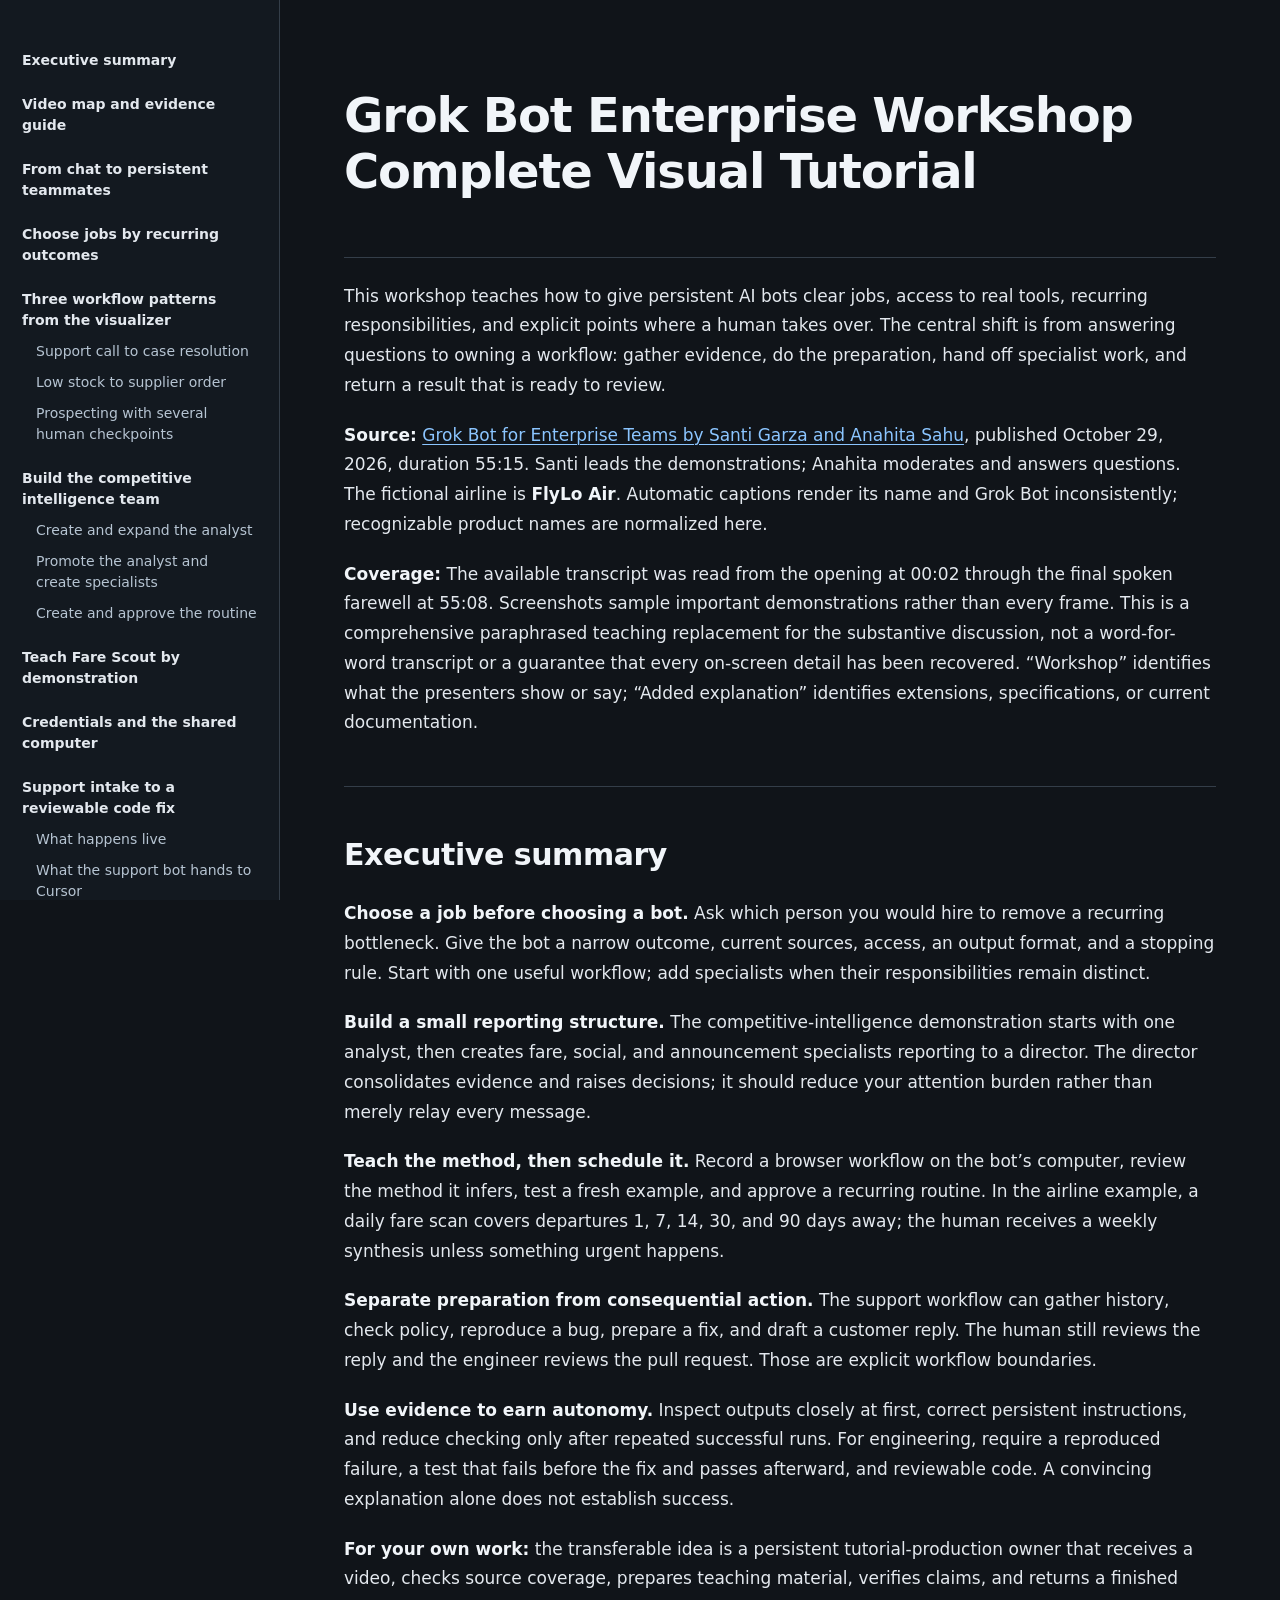
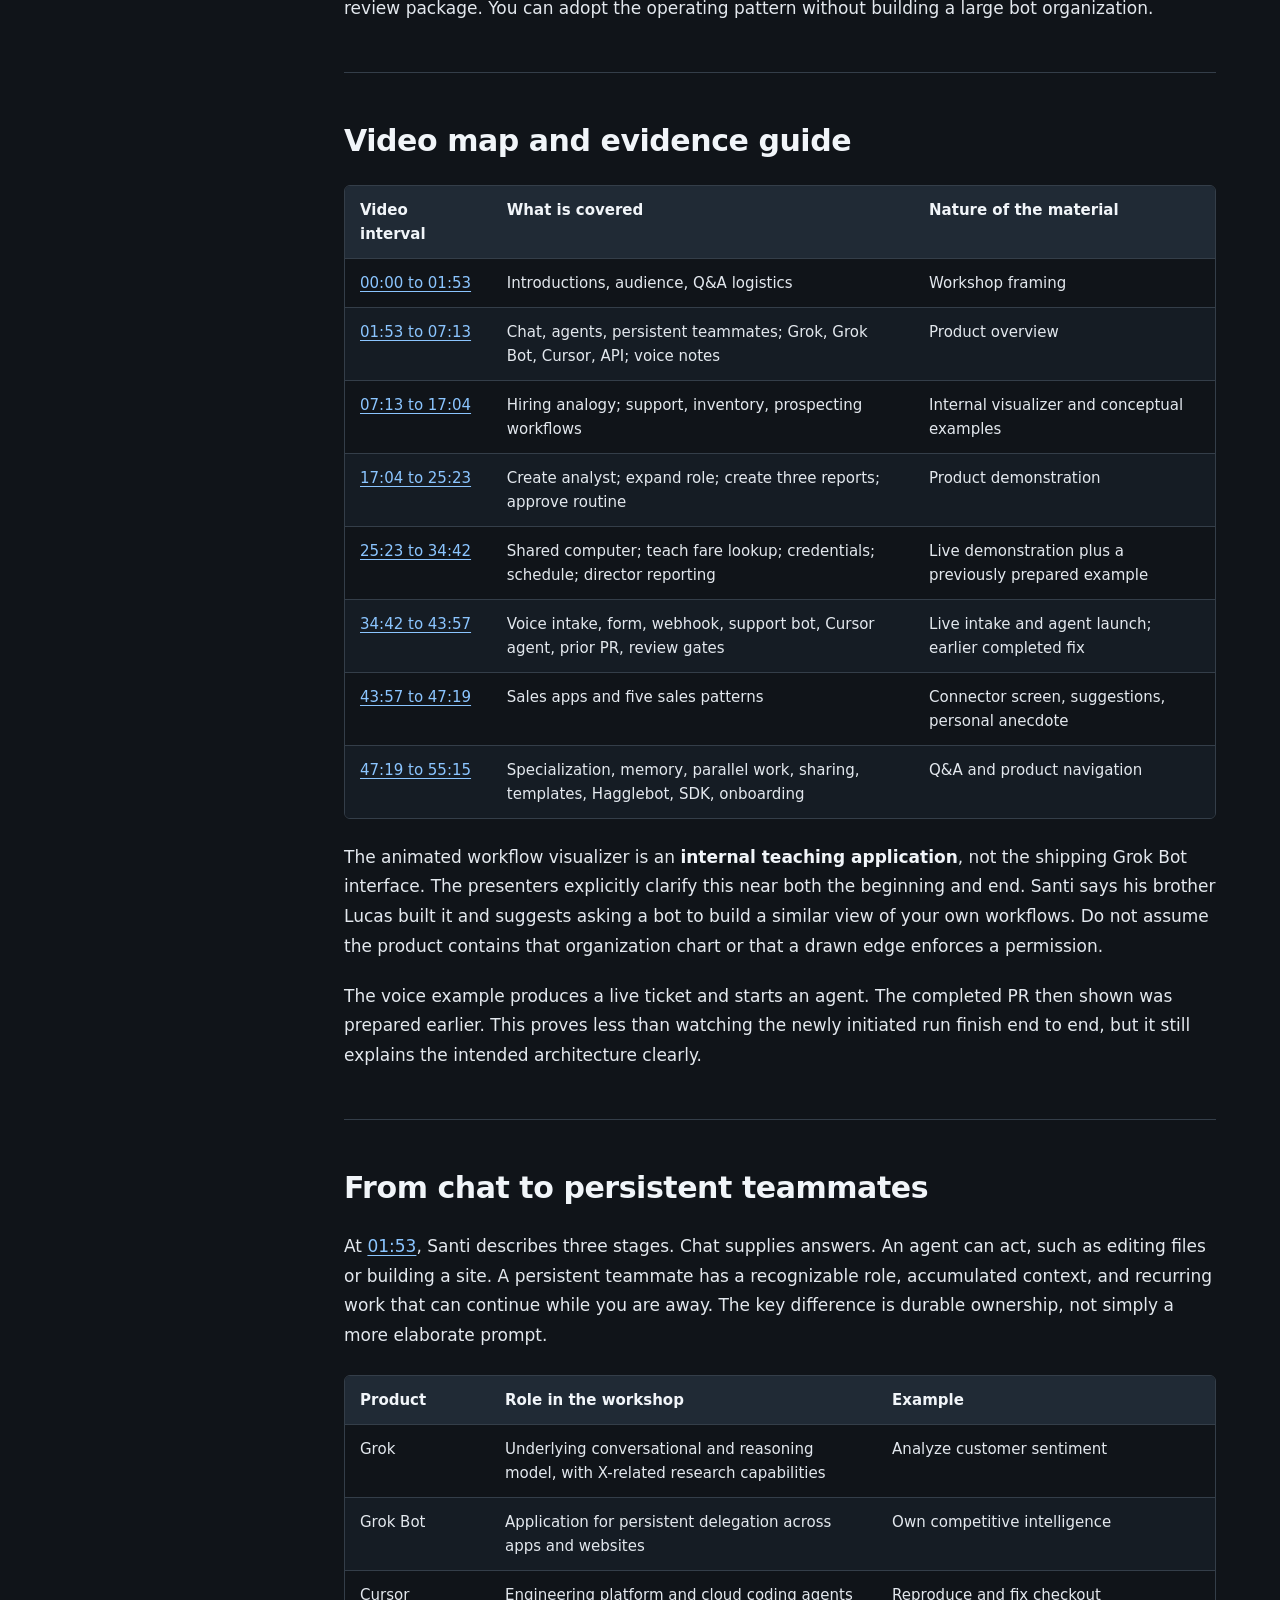
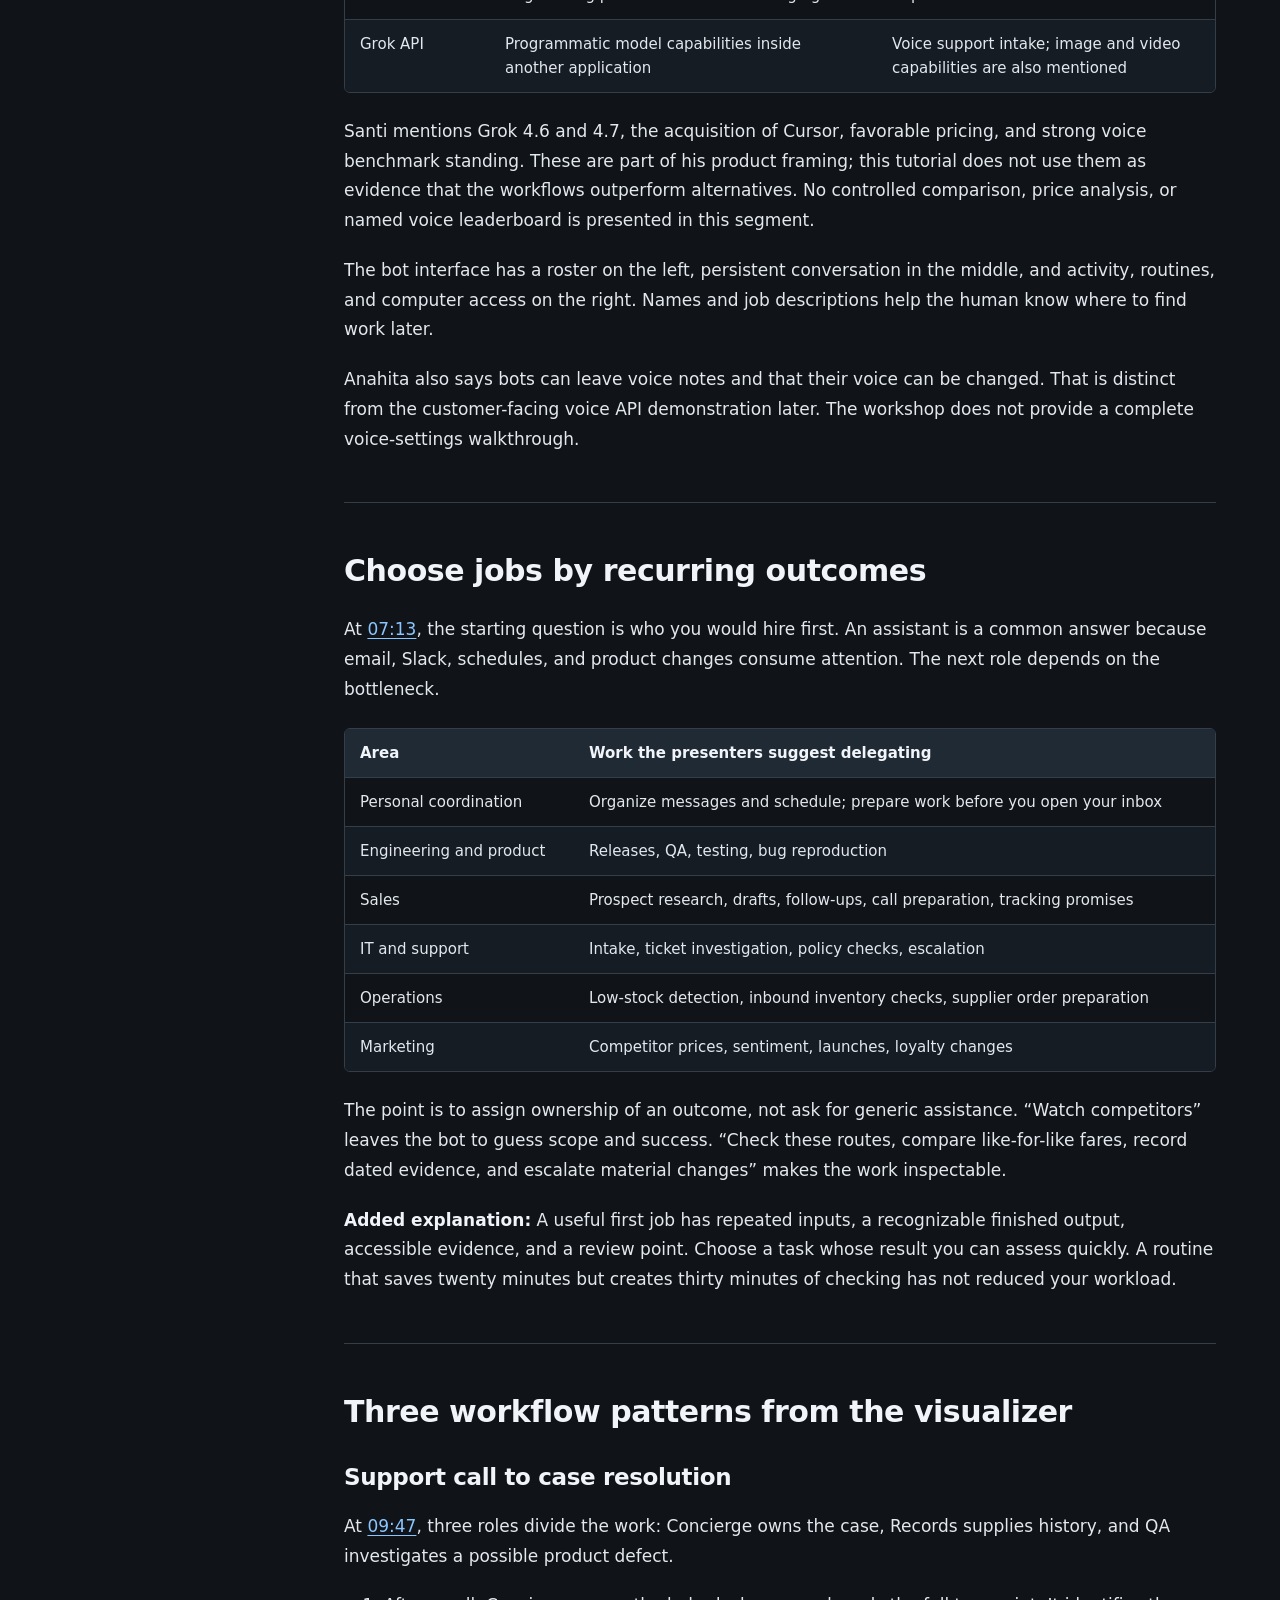
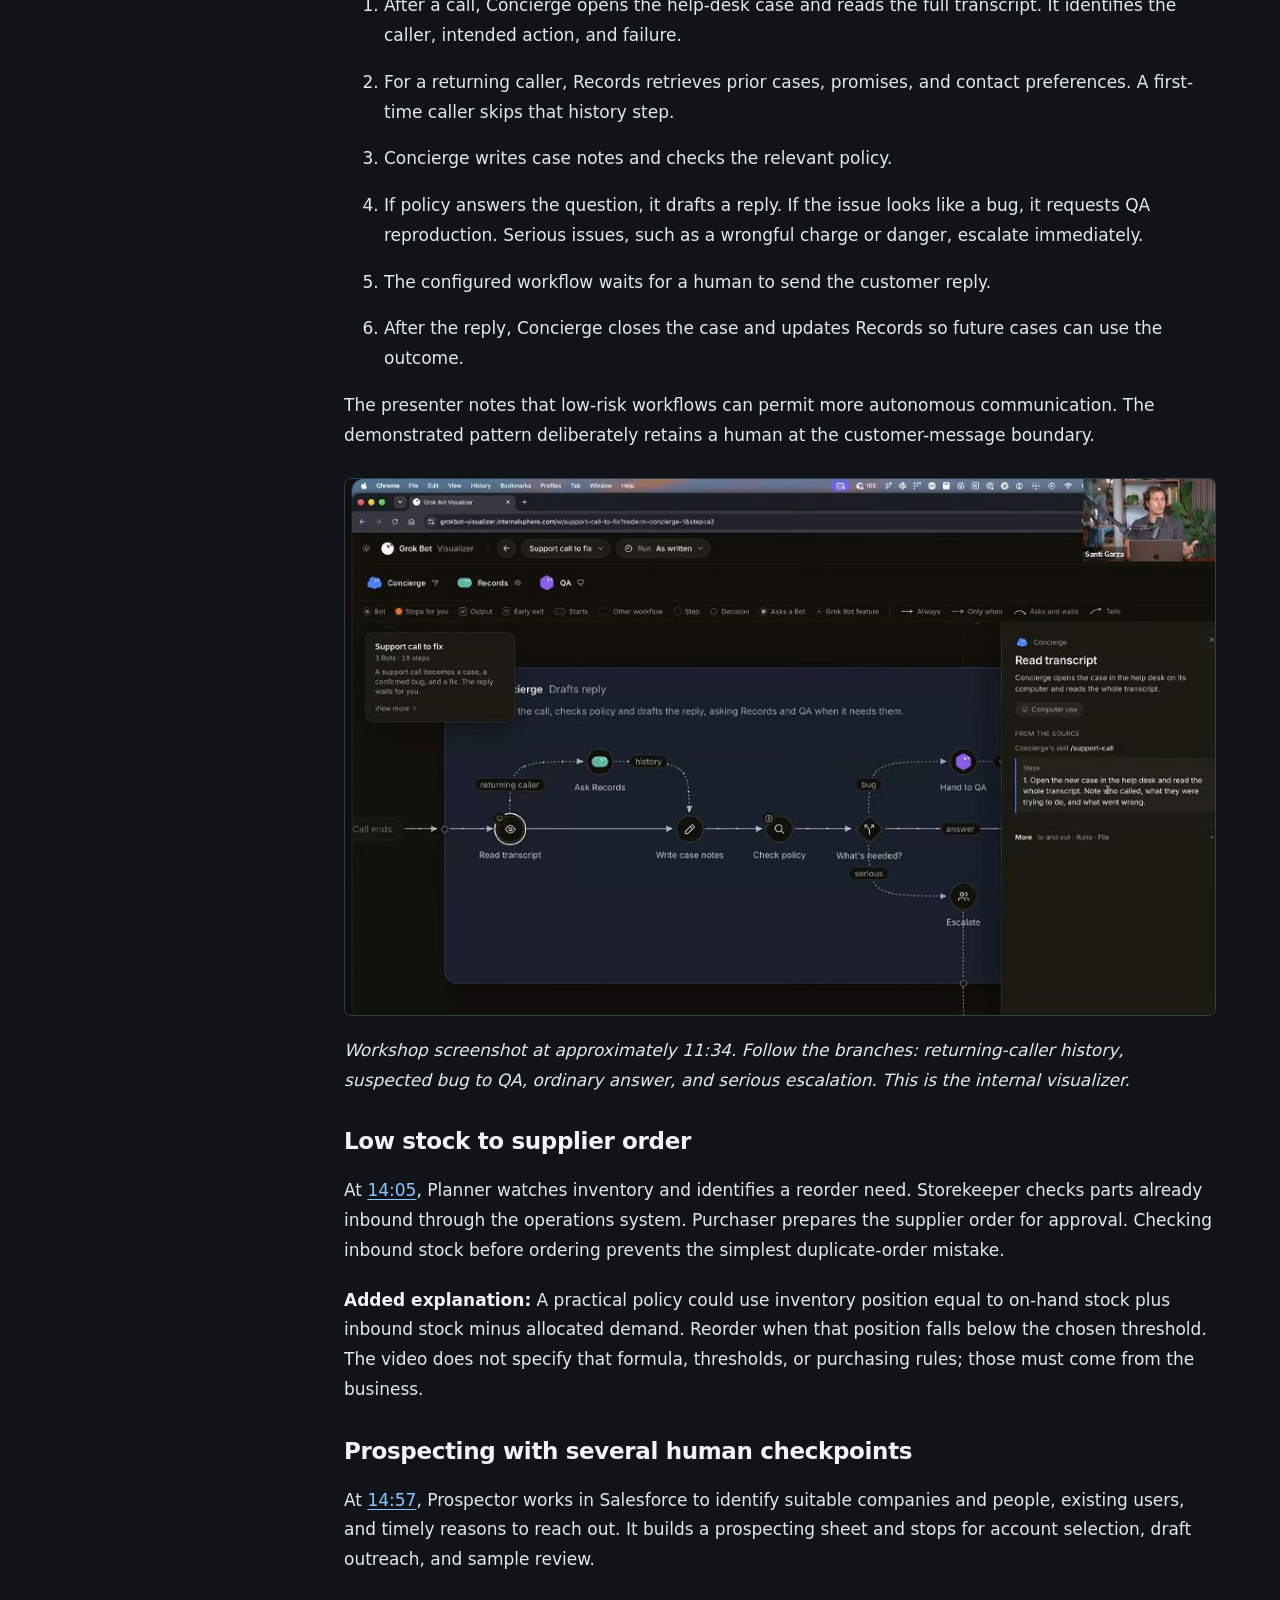
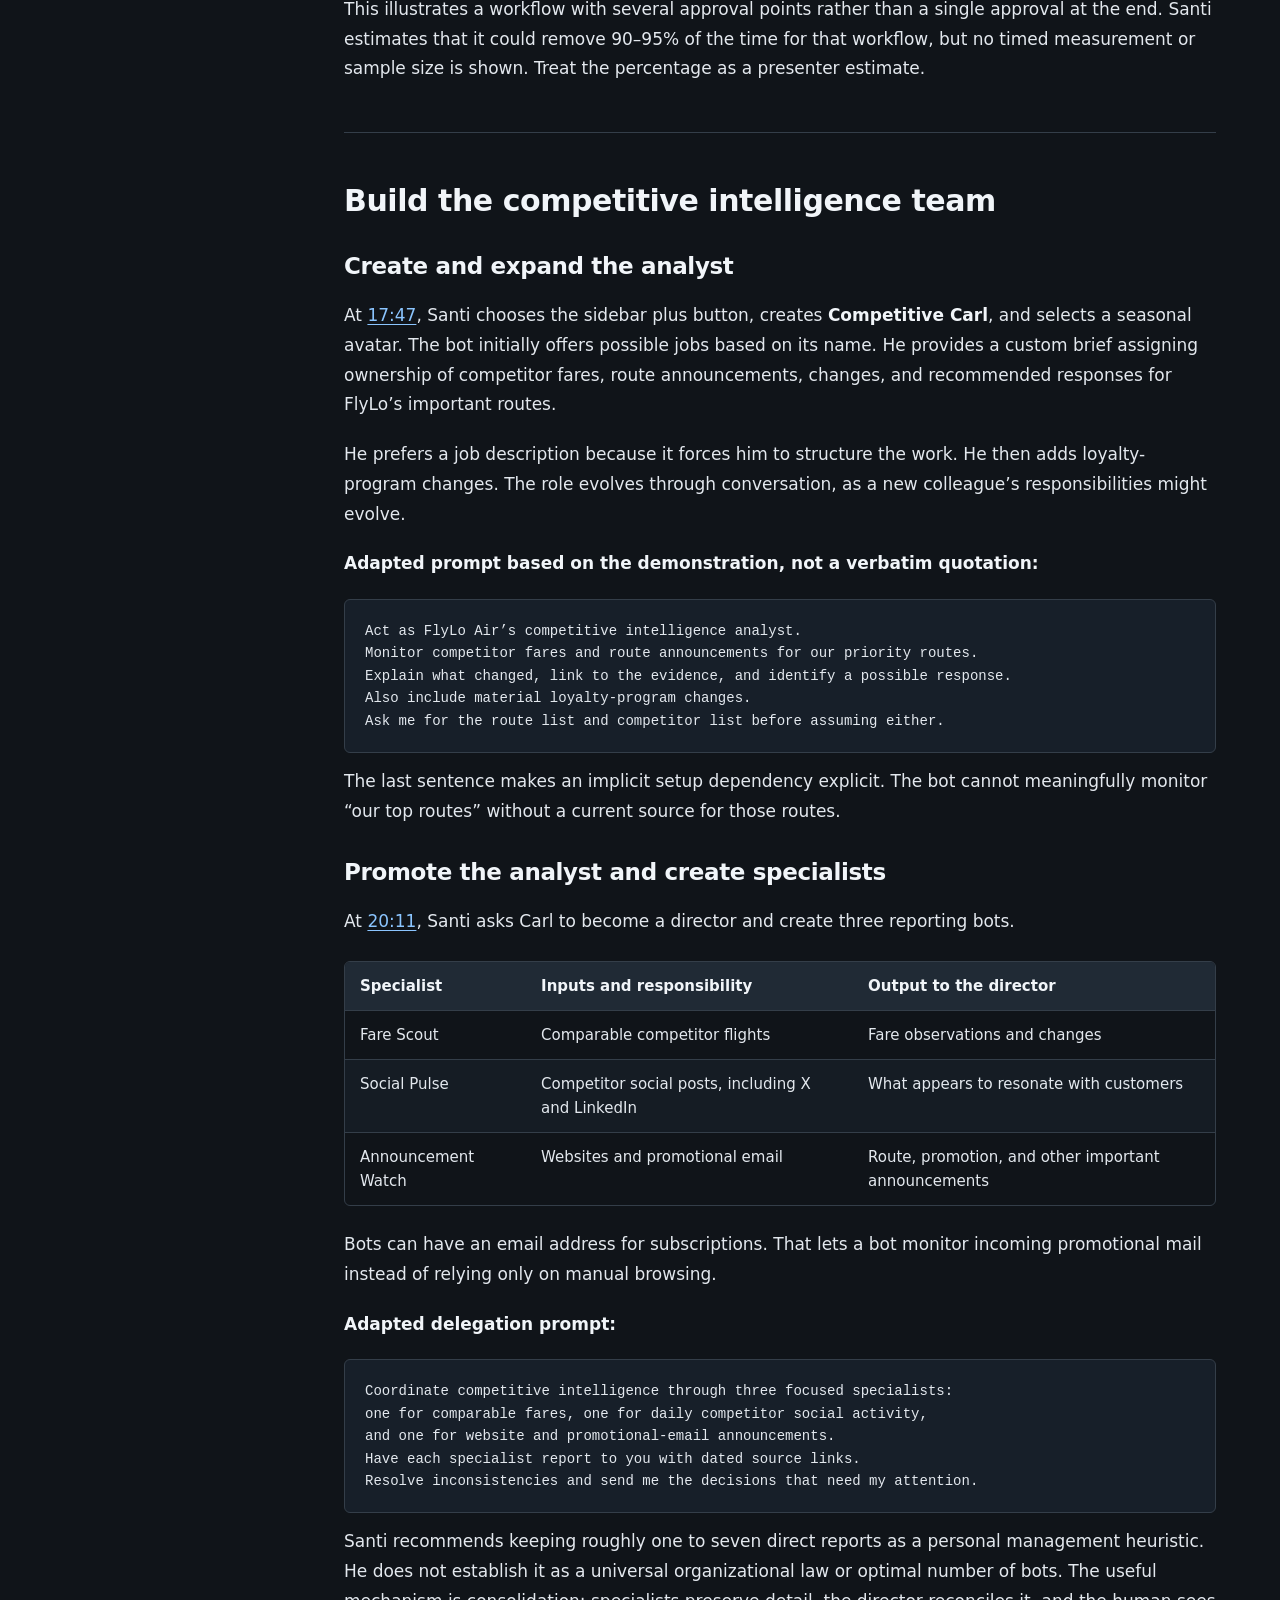
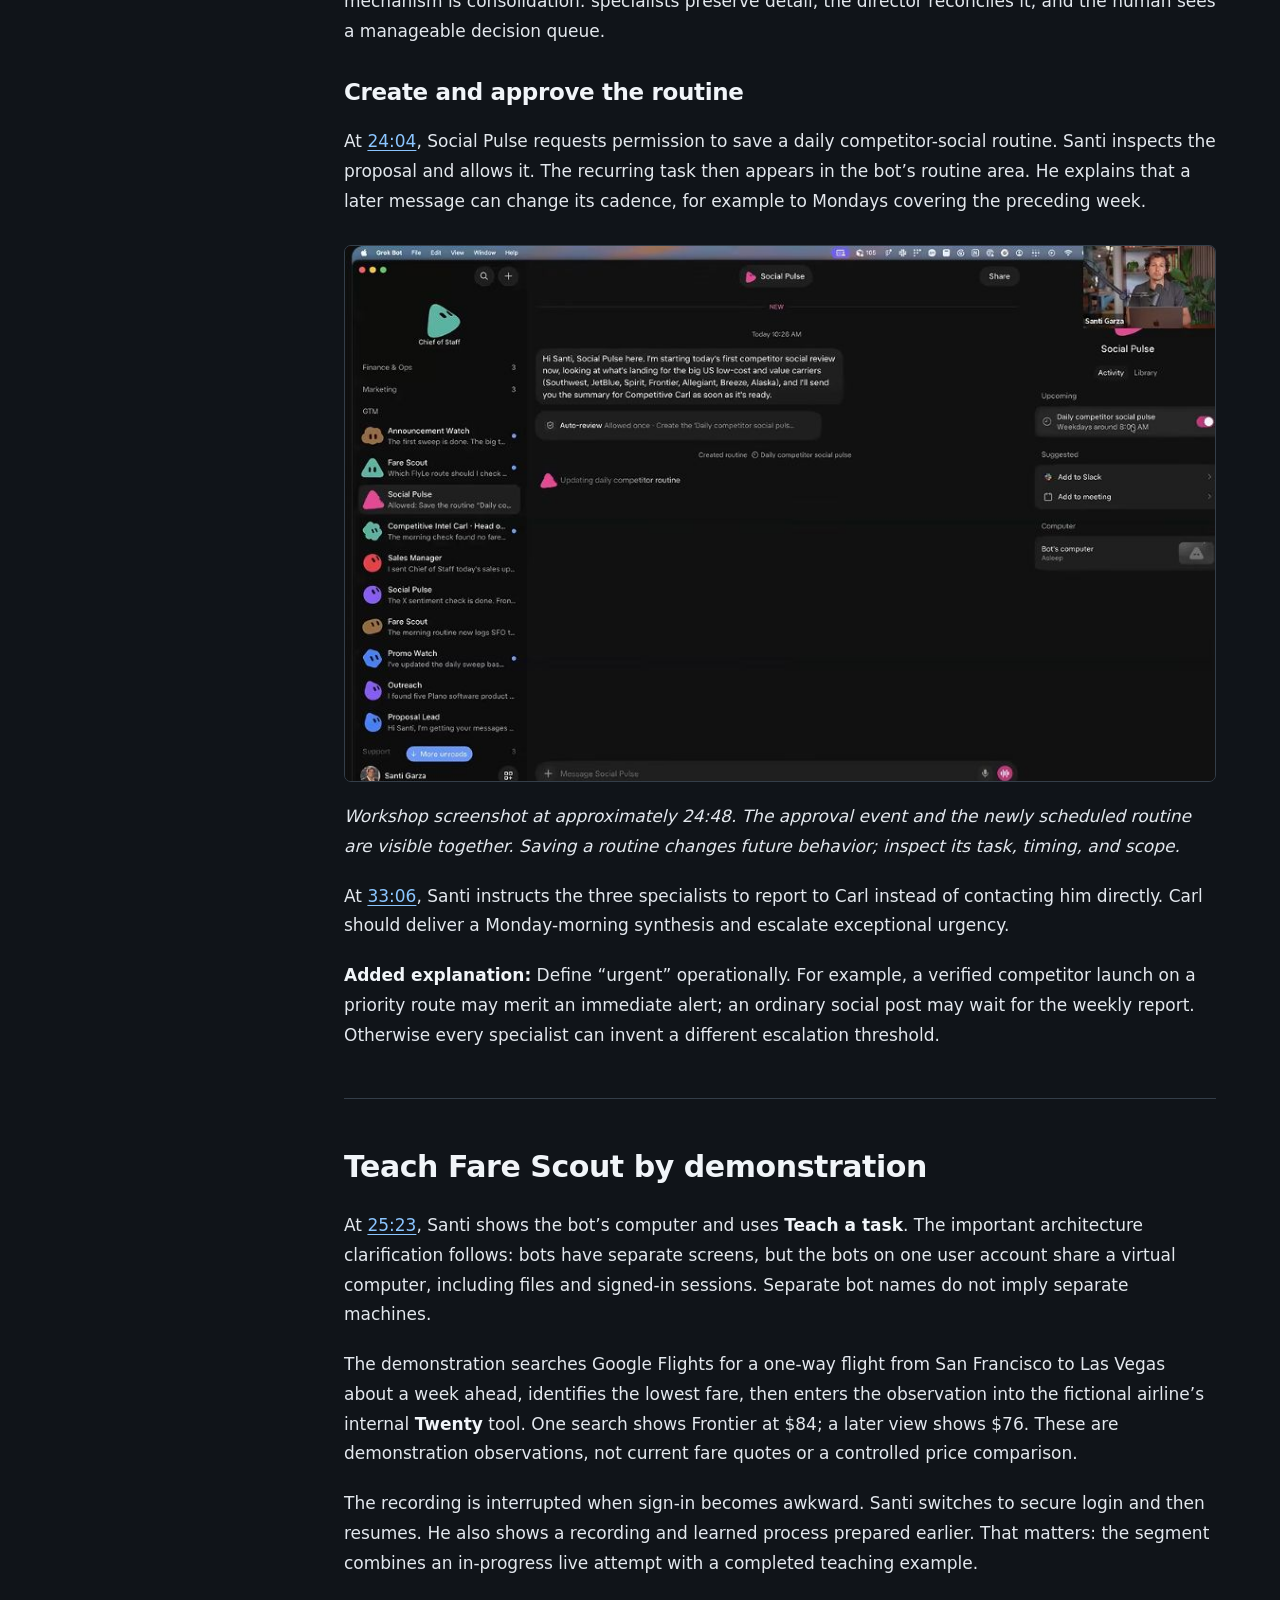
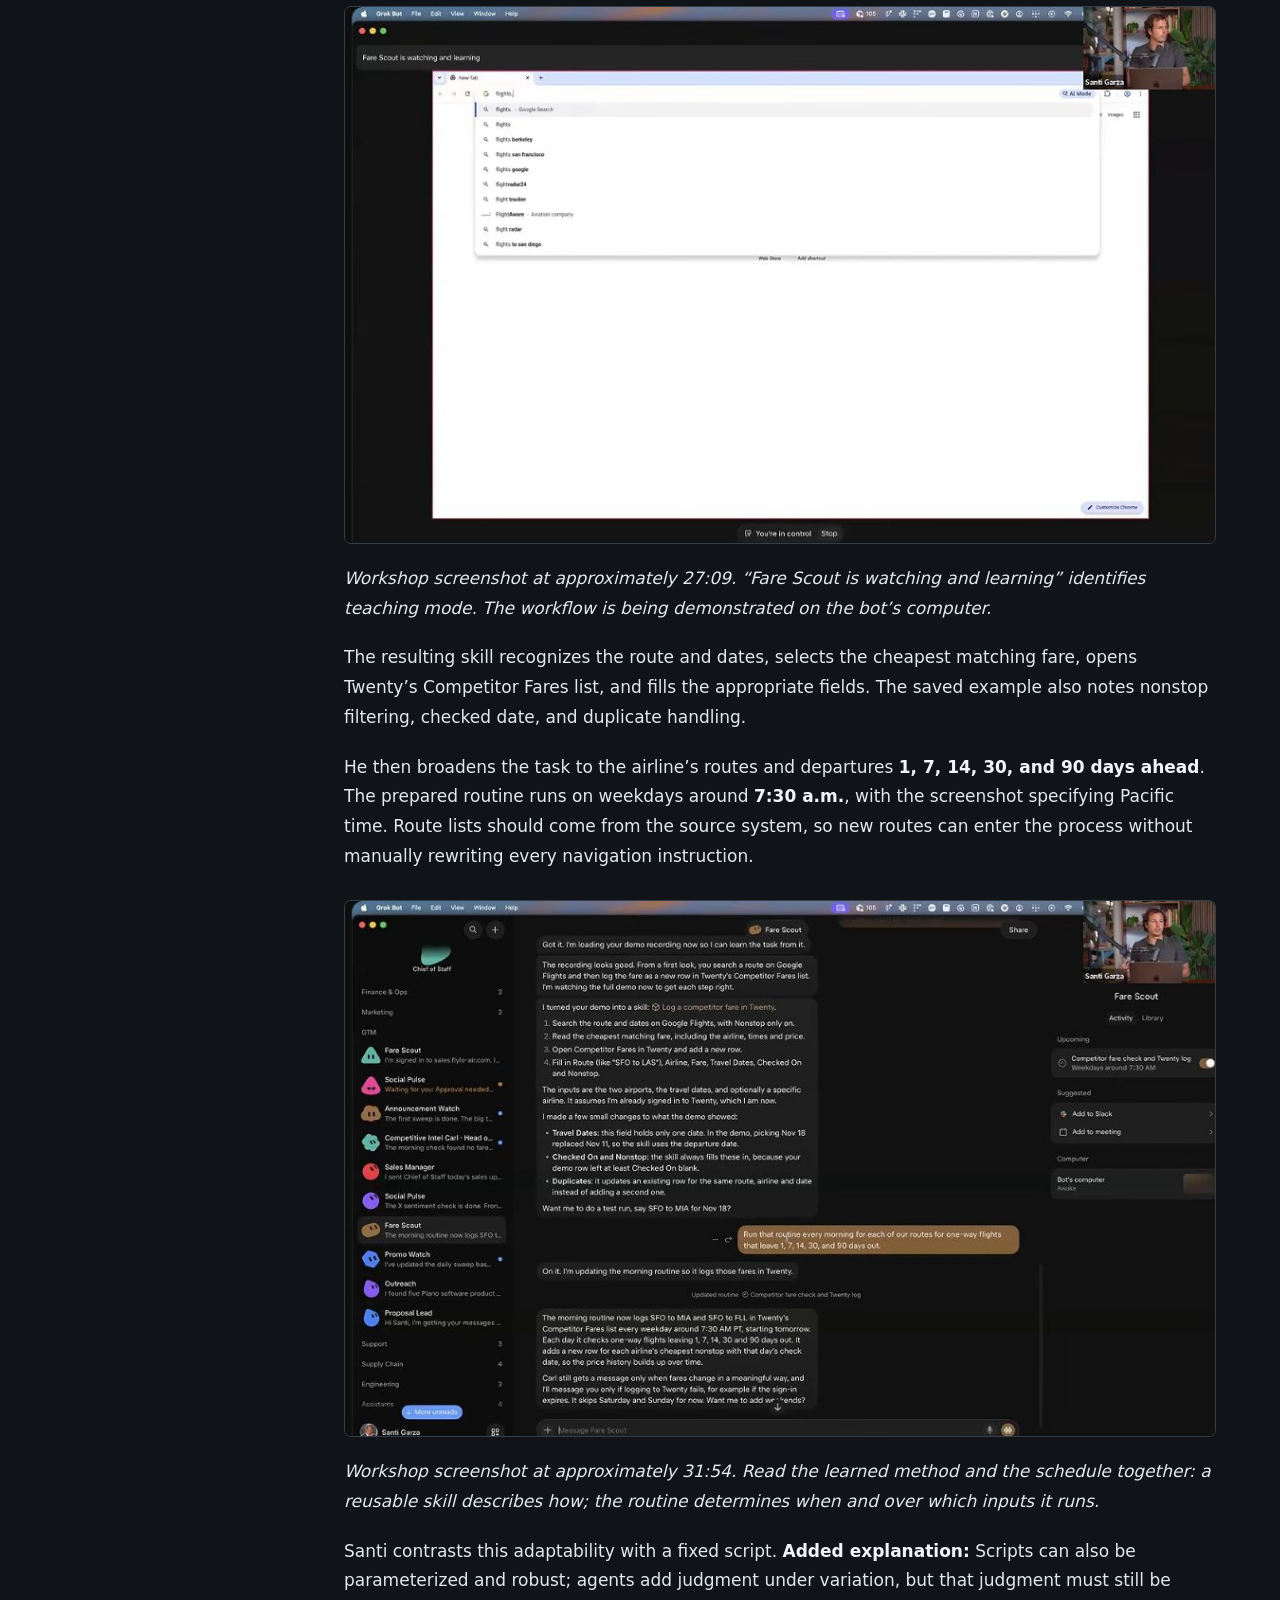
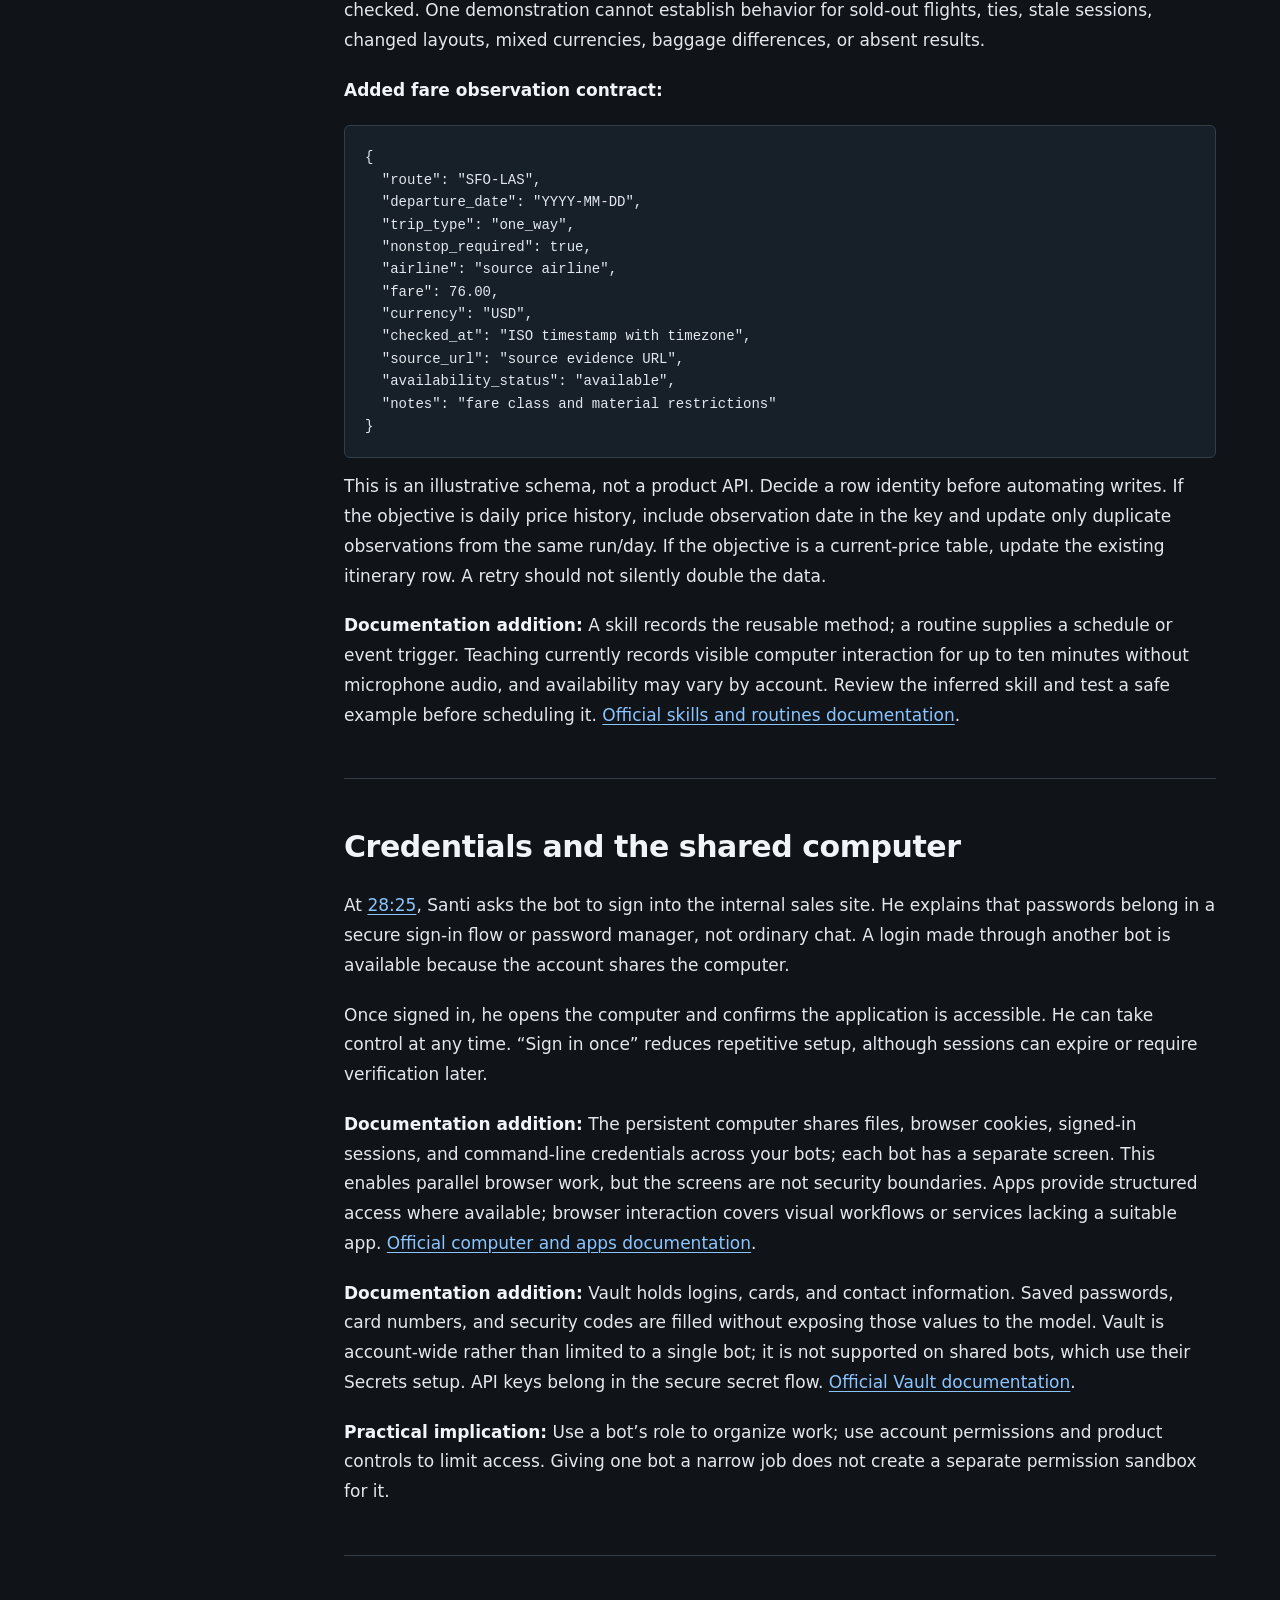
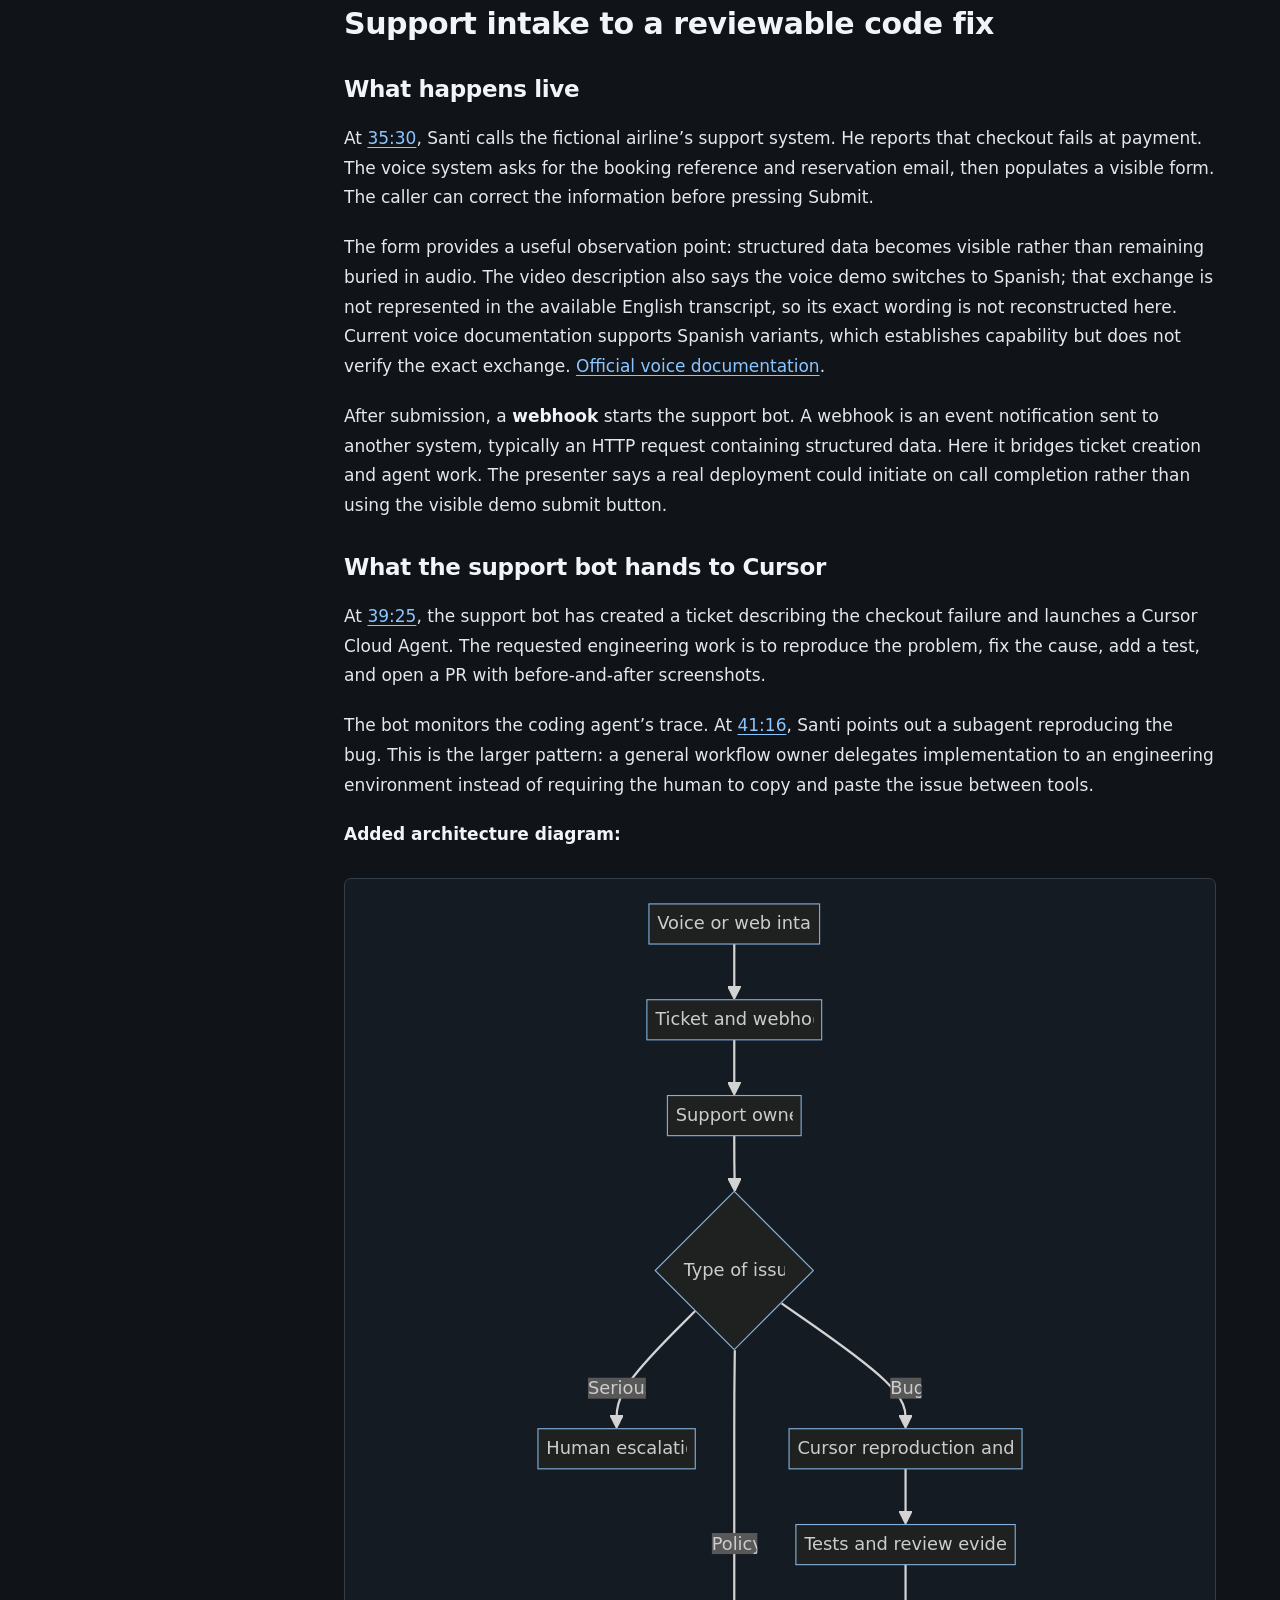
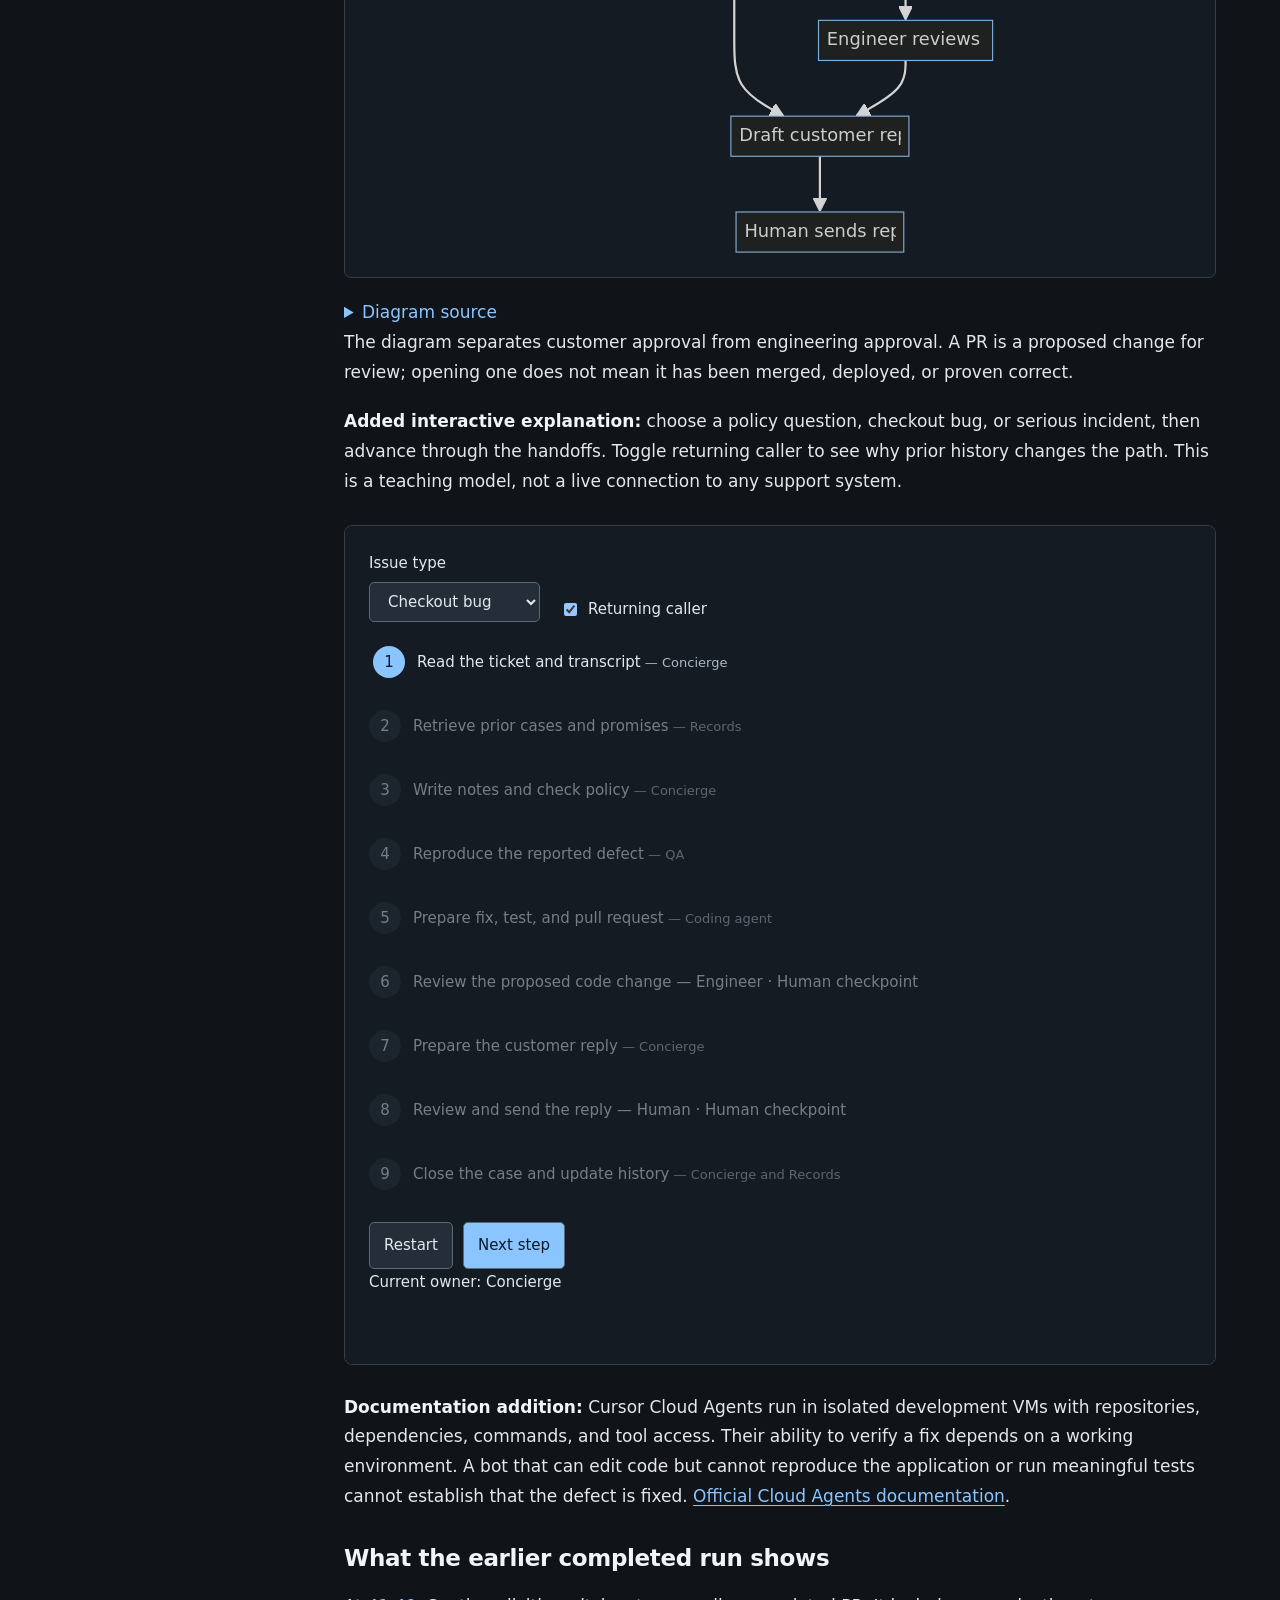
<file: index.html>
<!doctype html>
<html lang="en">
<head>
<meta charset="utf-8">
<meta name="viewport" content="width=device-width, initial-scale=1">
<meta name="color-scheme" content="dark">
<meta name="description" content="Complete visual tutorial from the Grok Bot Enterprise workshop, with screenshots and an interactive support workflow.">
<title>Grok Bot Enterprise Workshop Complete Visual Tutorial</title>
<link rel="stylesheet" href="styles.css">
</head>
<body>
<a class="skip" href="#tutorial">Skip to tutorial</a>
<aside><nav aria-label="Table of contents"><a class="h1" href="#block-004">Executive summary</a>
<a class="h1" href="#block-011">Video map and evidence guide</a>
<a class="h1" href="#block-015">From chat to persistent teammates</a>
<a class="h1" href="#block-021">Choose jobs by recurring outcomes</a>
<a class="h1" href="#block-026">Three workflow patterns from the visualizer</a>
<a class="h2" href="#block-027">Support call to case resolution</a>
<a class="h2" href="#block-038">Low stock to supplier order</a>
<a class="h2" href="#block-041">Prospecting with several human checkpoints</a>
<a class="h1" href="#block-044">Build the competitive intelligence team</a>
<a class="h2" href="#block-045">Create and expand the analyst</a>
<a class="h2" href="#block-051">Promote the analyst and create specialists</a>
<a class="h2" href="#block-058">Create and approve the routine</a>
<a class="h1" href="#block-064">Teach Fare Scout by demonstration</a>
<a class="h1" href="#block-079">Credentials and the shared computer</a>
<a class="h1" href="#block-085">Support intake to a reviewable code fix</a>
<a class="h2" href="#block-086">What happens live</a>
<a class="h2" href="#block-090">What the support bot hands to Cursor</a>
<a class="h2" href="#block-099">What the earlier completed run shows</a>
<a class="h2" href="#block-107">A concrete handoff you can reuse</a>
<a class="h1" href="#block-111">Sales workflows and connected apps</a>
<a class="h1" href="#block-118">Specialization memory and parallel work</a>
<a class="h1" href="#block-125">Shared bots templates and Hagglebot</a>
<a class="h1" href="#block-132">Crawl walk run and measured improvement</a>
<a class="h1" href="#block-142">Claims limitations and important corrections</a>
<a class="h1" href="#block-146">Apply the pattern to your video tutorials</a>
<a class="h1" href="#block-151">Quick understanding checks</a>
<a class="h1" href="#block-157">What is next</a>
<a class="h1" href="#block-160">Sources</a></nav></aside>
<main id="tutorial">
<header><h1>Grok Bot Enterprise Workshop Complete Visual Tutorial</h1></header>
<article><div class="page-block" id="block-001"><p>This workshop teaches how to give persistent AI bots clear jobs, access to real tools, recurring responsibilities, and explicit points where a human takes over. The central shift is from answering questions to owning a workflow: gather evidence, do the preparation, hand off specialist work, and return a result that is ready to review.</p></div><div class="page-block" id="block-002"><p><strong>Source:</strong> <a href="https://www.youtube.com/watch?v=jcKcAfJtTlk">Grok Bot for Enterprise Teams by Santi Garza and Anahita Sahu</a>, published October 29, 2026, duration 55:15. Santi leads the demonstrations; Anahita moderates and answers questions. The fictional airline is <strong>FlyLo Air</strong>. Automatic captions render its name and Grok Bot inconsistently; recognizable product names are normalized here.</p></div><div class="page-block" id="block-003"><p><strong>Coverage:</strong> The available transcript was read from the opening at 00:02 through the final spoken farewell at 55:08. Screenshots sample important demonstrations rather than every frame. This is a comprehensive paraphrased teaching replacement for the substantive discussion, not a word-for-word transcript or a guarantee that every on-screen detail has been recovered. “Workshop” identifies what the presenters show or say; “Added explanation” identifies extensions, specifications, or current documentation.</p></div><div class="page-block" id="block-004"><h1>Executive summary</h1></div><div class="page-block" id="block-005"><p><strong>Choose a job before choosing a bot.</strong> Ask which person you would hire to remove a recurring bottleneck. Give the bot a narrow outcome, current sources, access, an output format, and a stopping rule. Start with one useful workflow; add specialists when their responsibilities remain distinct.</p></div><div class="page-block" id="block-006"><p><strong>Build a small reporting structure.</strong> The competitive-intelligence demonstration starts with one analyst, then creates fare, social, and announcement specialists reporting to a director. The director consolidates evidence and raises decisions; it should reduce your attention burden rather than merely relay every message.</p></div><div class="page-block" id="block-007"><p><strong>Teach the method, then schedule it.</strong> Record a browser workflow on the bot’s computer, review the method it infers, test a fresh example, and approve a recurring routine. In the airline example, a daily fare scan covers departures 1, 7, 14, 30, and 90 days away; the human receives a weekly synthesis unless something urgent happens.</p></div><div class="page-block" id="block-008"><p><strong>Separate preparation from consequential action.</strong> The support workflow can gather history, check policy, reproduce a bug, prepare a fix, and draft a customer reply. The human still reviews the reply and the engineer reviews the pull request. Those are explicit workflow boundaries.</p></div><div class="page-block" id="block-009"><p><strong>Use evidence to earn autonomy.</strong> Inspect outputs closely at first, correct persistent instructions, and reduce checking only after repeated successful runs. For engineering, require a reproduced failure, a test that fails before the fix and passes afterward, and reviewable code. A convincing explanation alone does not establish success.</p></div><div class="page-block" id="block-010"><p><strong>For your own work:</strong> the transferable idea is a persistent tutorial-production owner that receives a video, checks source coverage, prepares teaching material, verifies claims, and returns a finished review package. You can adopt the operating pattern without building a large bot organization.</p></div><div class="page-block" id="block-011"><h1>Video map and evidence guide</h1></div><div class="page-block" id="block-012"><div class="table-scroll" tabindex="0"><table>
<thead>
<tr>
<th>Video interval</th>
<th>What is covered</th>
<th>Nature of the material</th>
</tr>
</thead>
<tbody>
<tr>
<td><a href="https://www.youtube.com/watch?v=jcKcAfJtTlk&amp;t=0s">00:00 to 01:53</a></td>
<td>Introductions, audience, Q&amp;A logistics</td>
<td>Workshop framing</td>
</tr>
<tr>
<td><a href="https://www.youtube.com/watch?v=jcKcAfJtTlk&amp;t=113s">01:53 to 07:13</a></td>
<td>Chat, agents, persistent teammates; Grok, Grok Bot, Cursor, API; voice notes</td>
<td>Product overview</td>
</tr>
<tr>
<td><a href="https://www.youtube.com/watch?v=jcKcAfJtTlk&amp;t=433s">07:13 to 17:04</a></td>
<td>Hiring analogy; support, inventory, prospecting workflows</td>
<td>Internal visualizer and conceptual examples</td>
</tr>
<tr>
<td><a href="https://www.youtube.com/watch?v=jcKcAfJtTlk&amp;t=1024s">17:04 to 25:23</a></td>
<td>Create analyst; expand role; create three reports; approve routine</td>
<td>Product demonstration</td>
</tr>
<tr>
<td><a href="https://www.youtube.com/watch?v=jcKcAfJtTlk&amp;t=1523s">25:23 to 34:42</a></td>
<td>Shared computer; teach fare lookup; credentials; schedule; director reporting</td>
<td>Live demonstration plus a previously prepared example</td>
</tr>
<tr>
<td><a href="https://www.youtube.com/watch?v=jcKcAfJtTlk&amp;t=2082s">34:42 to 43:57</a></td>
<td>Voice intake, form, webhook, support bot, Cursor agent, prior PR, review gates</td>
<td>Live intake and agent launch; earlier completed fix</td>
</tr>
<tr>
<td><a href="https://www.youtube.com/watch?v=jcKcAfJtTlk&amp;t=2637s">43:57 to 47:19</a></td>
<td>Sales apps and five sales patterns</td>
<td>Connector screen, suggestions, personal anecdote</td>
</tr>
<tr>
<td><a href="https://www.youtube.com/watch?v=jcKcAfJtTlk&amp;t=2839s">47:19 to 55:15</a></td>
<td>Specialization, memory, parallel work, sharing, templates, Hagglebot, SDK, onboarding</td>
<td>Q&amp;A and product navigation</td>
</tr>
</tbody>
</table></div></div><div class="page-block" id="block-013"><p>The animated workflow visualizer is an <strong>internal teaching application</strong>, not the shipping Grok Bot interface. The presenters explicitly clarify this near both the beginning and end. Santi says his brother Lucas built it and suggests asking a bot to build a similar view of your own workflows. Do not assume the product contains that organization chart or that a drawn edge enforces a permission.</p></div><div class="page-block" id="block-014"><p>The voice example produces a live ticket and starts an agent. The completed PR then shown was prepared earlier. This proves less than watching the newly initiated run finish end to end, but it still explains the intended architecture clearly.</p></div><div class="page-block" id="block-015"><h1>From chat to persistent teammates</h1></div><div class="page-block" id="block-016"><p>At <a href="https://www.youtube.com/watch?v=jcKcAfJtTlk&amp;t=113s">01:53</a>, Santi describes three stages. Chat supplies answers. An agent can act, such as editing files or building a site. A persistent teammate has a recognizable role, accumulated context, and recurring work that can continue while you are away. The key difference is durable ownership, not simply a more elaborate prompt.</p></div><div class="page-block" id="block-017"><div class="table-scroll" tabindex="0"><table>
<thead>
<tr>
<th>Product</th>
<th>Role in the workshop</th>
<th>Example</th>
</tr>
</thead>
<tbody>
<tr>
<td>Grok</td>
<td>Underlying conversational and reasoning model, with X-related research capabilities</td>
<td>Analyze customer sentiment</td>
</tr>
<tr>
<td>Grok Bot</td>
<td>Application for persistent delegation across apps and websites</td>
<td>Own competitive intelligence</td>
</tr>
<tr>
<td>Cursor</td>
<td>Engineering platform and cloud coding agents</td>
<td>Reproduce and fix checkout</td>
</tr>
<tr>
<td>Grok API</td>
<td>Programmatic model capabilities inside another application</td>
<td>Voice support intake; image and video capabilities are also mentioned</td>
</tr>
</tbody>
</table></div></div><div class="page-block" id="block-018"><p>Santi mentions Grok 4.6 and 4.7, the acquisition of Cursor, favorable pricing, and strong voice benchmark standing. These are part of his product framing; this tutorial does not use them as evidence that the workflows outperform alternatives. No controlled comparison, price analysis, or named voice leaderboard is presented in this segment.</p></div><div class="page-block" id="block-019"><p>The bot interface has a roster on the left, persistent conversation in the middle, and activity, routines, and computer access on the right. Names and job descriptions help the human know where to find work later.</p></div><div class="page-block" id="block-020"><p>Anahita also says bots can leave voice notes and that their voice can be changed. That is distinct from the customer-facing voice API demonstration later. The workshop does not provide a complete voice-settings walkthrough.</p></div><div class="page-block" id="block-021"><h1>Choose jobs by recurring outcomes</h1></div><div class="page-block" id="block-022"><p>At <a href="https://www.youtube.com/watch?v=jcKcAfJtTlk&amp;t=433s">07:13</a>, the starting question is who you would hire first. An assistant is a common answer because email, Slack, schedules, and product changes consume attention. The next role depends on the bottleneck.</p></div><div class="page-block" id="block-023"><div class="table-scroll" tabindex="0"><table>
<thead>
<tr>
<th>Area</th>
<th>Work the presenters suggest delegating</th>
</tr>
</thead>
<tbody>
<tr>
<td>Personal coordination</td>
<td>Organize messages and schedule; prepare work before you open your inbox</td>
</tr>
<tr>
<td>Engineering and product</td>
<td>Releases, QA, testing, bug reproduction</td>
</tr>
<tr>
<td>Sales</td>
<td>Prospect research, drafts, follow-ups, call preparation, tracking promises</td>
</tr>
<tr>
<td>IT and support</td>
<td>Intake, ticket investigation, policy checks, escalation</td>
</tr>
<tr>
<td>Operations</td>
<td>Low-stock detection, inbound inventory checks, supplier order preparation</td>
</tr>
<tr>
<td>Marketing</td>
<td>Competitor prices, sentiment, launches, loyalty changes</td>
</tr>
</tbody>
</table></div></div><div class="page-block" id="block-024"><p>The point is to assign ownership of an outcome, not ask for generic assistance. “Watch competitors” leaves the bot to guess scope and success. “Check these routes, compare like-for-like fares, record dated evidence, and escalate material changes” makes the work inspectable.</p></div><div class="page-block" id="block-025"><p><strong>Added explanation:</strong> A useful first job has repeated inputs, a recognizable finished output, accessible evidence, and a review point. Choose a task whose result you can assess quickly. A routine that saves twenty minutes but creates thirty minutes of checking has not reduced your workload.</p></div><div class="page-block" id="block-026"><h1>Three workflow patterns from the visualizer</h1></div><div class="page-block" id="block-027"><h2>Support call to case resolution</h2></div><div class="page-block" id="block-028"><p>At <a href="https://www.youtube.com/watch?v=jcKcAfJtTlk&amp;t=587s">09:47</a>, three roles divide the work: Concierge owns the case, Records supplies history, and QA investigates a possible product defect.</p></div><div class="page-block" id="block-029"><ol>
<li>After a call, Concierge opens the help-desk case and reads the full transcript. It identifies the caller, intended action, and failure.</li>
</ol></div><div class="page-block" id="block-030"><ol start="2">
<li>For a returning caller, Records retrieves prior cases, promises, and contact preferences. A first-time caller skips that history step.</li>
</ol></div><div class="page-block" id="block-031"><ol start="3">
<li>Concierge writes case notes and checks the relevant policy.</li>
</ol></div><div class="page-block" id="block-032"><ol start="4">
<li>If policy answers the question, it drafts a reply. If the issue looks like a bug, it requests QA reproduction. Serious issues, such as a wrongful charge or danger, escalate immediately.</li>
</ol></div><div class="page-block" id="block-033"><ol start="5">
<li>The configured workflow waits for a human to send the customer reply.</li>
</ol></div><div class="page-block" id="block-034"><ol start="6">
<li>After the reply, Concierge closes the case and updates Records so future cases can use the outcome.</li>
</ol></div><div class="page-block" id="block-035"><p>The presenter notes that low-risk workflows can permit more autonomous communication. The demonstrated pattern deliberately retains a human at the customer-message boundary.</p></div><div class="page-block" id="block-036"><p><img alt="Support workflow in the workshop visualizer" decoding="async" loading="lazy" src="assets/support-workflow.jpg"/></p></div><div class="page-block" id="block-037"><p><em>Workshop screenshot at approximately 11:34. Follow the branches: returning-caller history, suspected bug to QA, ordinary answer, and serious escalation. This is the internal visualizer.</em></p></div><div class="page-block" id="block-038"><h2>Low stock to supplier order</h2></div><div class="page-block" id="block-039"><p>At <a href="https://www.youtube.com/watch?v=jcKcAfJtTlk&amp;t=845s">14:05</a>, Planner watches inventory and identifies a reorder need. Storekeeper checks parts already inbound through the operations system. Purchaser prepares the supplier order for approval. Checking inbound stock before ordering prevents the simplest duplicate-order mistake.</p></div><div class="page-block" id="block-040"><p><strong>Added explanation:</strong> A practical policy could use inventory position equal to on-hand stock plus inbound stock minus allocated demand. Reorder when that position falls below the chosen threshold. The video does not specify that formula, thresholds, or purchasing rules; those must come from the business.</p></div><div class="page-block" id="block-041"><h2>Prospecting with several human checkpoints</h2></div><div class="page-block" id="block-042"><p>At <a href="https://www.youtube.com/watch?v=jcKcAfJtTlk&amp;t=897s">14:57</a>, Prospector works in Salesforce to identify suitable companies and people, existing users, and timely reasons to reach out. It builds a prospecting sheet and stops for account selection, draft outreach, and sample review.</p></div><div class="page-block" id="block-043"><p>This illustrates a workflow with several approval points rather than a single approval at the end. Santi estimates that it could remove 90–95% of the time for that workflow, but no timed measurement or sample size is shown. Treat the percentage as a presenter estimate.</p></div><div class="page-block" id="block-044"><h1>Build the competitive intelligence team</h1></div><div class="page-block" id="block-045"><h2>Create and expand the analyst</h2></div><div class="page-block" id="block-046"><p>At <a href="https://www.youtube.com/watch?v=jcKcAfJtTlk&amp;t=1067s">17:47</a>, Santi chooses the sidebar plus button, creates <strong>Competitive Carl</strong>, and selects a seasonal avatar. The bot initially offers possible jobs based on its name. He provides a custom brief assigning ownership of competitor fares, route announcements, changes, and recommended responses for FlyLo’s important routes.</p></div><div class="page-block" id="block-047"><p>He prefers a job description because it forces him to structure the work. He then adds loyalty-program changes. The role evolves through conversation, as a new colleague’s responsibilities might evolve.</p></div><div class="page-block" id="block-048"><p><strong>Adapted prompt based on the demonstration, not a verbatim quotation:</strong></p></div><div class="page-block" id="block-049"><pre><code class="language-text">Act as FlyLo Air’s competitive intelligence analyst.
Monitor competitor fares and route announcements for our priority routes.
Explain what changed, link to the evidence, and identify a possible response.
Also include material loyalty-program changes.
Ask me for the route list and competitor list before assuming either.
</code></pre></div><div class="page-block" id="block-050"><p>The last sentence makes an implicit setup dependency explicit. The bot cannot meaningfully monitor “our top routes” without a current source for those routes.</p></div><div class="page-block" id="block-051"><h2>Promote the analyst and create specialists</h2></div><div class="page-block" id="block-052"><p>At <a href="https://www.youtube.com/watch?v=jcKcAfJtTlk&amp;t=1211s">20:11</a>, Santi asks Carl to become a director and create three reporting bots.</p></div><div class="page-block" id="block-053"><div class="table-scroll" tabindex="0"><table>
<thead>
<tr>
<th>Specialist</th>
<th>Inputs and responsibility</th>
<th>Output to the director</th>
</tr>
</thead>
<tbody>
<tr>
<td>Fare Scout</td>
<td>Comparable competitor flights</td>
<td>Fare observations and changes</td>
</tr>
<tr>
<td>Social Pulse</td>
<td>Competitor social posts, including X and LinkedIn</td>
<td>What appears to resonate with customers</td>
</tr>
<tr>
<td>Announcement Watch</td>
<td>Websites and promotional email</td>
<td>Route, promotion, and other important announcements</td>
</tr>
</tbody>
</table></div></div><div class="page-block" id="block-054"><p>Bots can have an email address for subscriptions. That lets a bot monitor incoming promotional mail instead of relying only on manual browsing.</p></div><div class="page-block" id="block-055"><p><strong>Adapted delegation prompt:</strong></p></div><div class="page-block" id="block-056"><pre><code class="language-text">Coordinate competitive intelligence through three focused specialists:
one for comparable fares, one for daily competitor social activity,
and one for website and promotional-email announcements.
Have each specialist report to you with dated source links.
Resolve inconsistencies and send me the decisions that need my attention.
</code></pre></div><div class="page-block" id="block-057"><p>Santi recommends keeping roughly one to seven direct reports as a personal management heuristic. He does not establish it as a universal organizational law or optimal number of bots. The useful mechanism is consolidation: specialists preserve detail, the director reconciles it, and the human sees a manageable decision queue.</p></div><div class="page-block" id="block-058"><h2>Create and approve the routine</h2></div><div class="page-block" id="block-059"><p>At <a href="https://www.youtube.com/watch?v=jcKcAfJtTlk&amp;t=1444s">24:04</a>, Social Pulse requests permission to save a daily competitor-social routine. Santi inspects the proposal and allows it. The recurring task then appears in the bot’s routine area. He explains that a later message can change its cadence, for example to Mondays covering the preceding week.</p></div><div class="page-block" id="block-060"><p><img alt="Daily social monitoring routine after approval" decoding="async" loading="lazy" src="assets/social-monitoring-routine.jpg"/></p></div><div class="page-block" id="block-061"><p><em>Workshop screenshot at approximately 24:48. The approval event and the newly scheduled routine are visible together. Saving a routine changes future behavior; inspect its task, timing, and scope.</em></p></div><div class="page-block" id="block-062"><p>At <a href="https://www.youtube.com/watch?v=jcKcAfJtTlk&amp;t=1986s">33:06</a>, Santi instructs the three specialists to report to Carl instead of contacting him directly. Carl should deliver a Monday-morning synthesis and escalate exceptional urgency.</p></div><div class="page-block" id="block-063"><p><strong>Added explanation:</strong> Define “urgent” operationally. For example, a verified competitor launch on a priority route may merit an immediate alert; an ordinary social post may wait for the weekly report. Otherwise every specialist can invent a different escalation threshold.</p></div><div class="page-block" id="block-064"><h1>Teach Fare Scout by demonstration</h1></div><div class="page-block" id="block-065"><p>At <a href="https://www.youtube.com/watch?v=jcKcAfJtTlk&amp;t=1523s">25:23</a>, Santi shows the bot’s computer and uses <strong>Teach a task</strong>. The important architecture clarification follows: bots have separate screens, but the bots on one user account share a virtual computer, including files and signed-in sessions. Separate bot names do not imply separate machines.</p></div><div class="page-block" id="block-066"><p>The demonstration searches Google Flights for a one-way flight from San Francisco to Las Vegas about a week ahead, identifies the lowest fare, then enters the observation into the fictional airline’s internal <strong>Twenty</strong> tool. One search shows Frontier at $84; a later view shows $76. These are demonstration observations, not current fare quotes or a controlled price comparison.</p></div><div class="page-block" id="block-067"><p>The recording is interrupted when sign-in becomes awkward. Santi switches to secure login and then resumes. He also shows a recording and learned process prepared earlier. That matters: the segment combines an in-progress live attempt with a completed teaching example.</p></div><div class="page-block" id="block-068"><p><img alt="Teaching Fare Scout by recording its computer" decoding="async" loading="lazy" src="assets/fare-scout-teaching.jpg"/></p></div><div class="page-block" id="block-069"><p><em>Workshop screenshot at approximately 27:09. “Fare Scout is watching and learning” identifies teaching mode. The workflow is being demonstrated on the bot’s computer.</em></p></div><div class="page-block" id="block-070"><p>The resulting skill recognizes the route and dates, selects the cheapest matching fare, opens Twenty’s Competitor Fares list, and fills the appropriate fields. The saved example also notes nonstop filtering, checked date, and duplicate handling.</p></div><div class="page-block" id="block-071"><p>He then broadens the task to the airline’s routes and departures <strong>1, 7, 14, 30, and 90 days ahead</strong>. The prepared routine runs on weekdays around <strong>7:30 a.m.</strong>, with the screenshot specifying Pacific time. Route lists should come from the source system, so new routes can enter the process without manually rewriting every navigation instruction.</p></div><div class="page-block" id="block-072"><p><img alt="Fare Scout learned skill and weekday routine" decoding="async" loading="lazy" src="assets/fare-scout-skill-routine.jpg"/></p></div><div class="page-block" id="block-073"><p><em>Workshop screenshot at approximately 31:54. Read the learned method and the schedule together: a reusable skill describes how; the routine determines when and over which inputs it runs.</em></p></div><div class="page-block" id="block-074"><p>Santi contrasts this adaptability with a fixed script. <strong>Added explanation:</strong> Scripts can also be parameterized and robust; agents add judgment under variation, but that judgment must still be checked. One demonstration cannot establish behavior for sold-out flights, ties, stale sessions, changed layouts, mixed currencies, baggage differences, or absent results.</p></div><div class="page-block" id="block-075"><p><strong>Added fare observation contract:</strong></p></div><div class="page-block" id="block-076"><pre><code class="language-json">{
  "route": "SFO-LAS",
  "departure_date": "YYYY-MM-DD",
  "trip_type": "one_way",
  "nonstop_required": true,
  "airline": "source airline",
  "fare": 76.00,
  "currency": "USD",
  "checked_at": "ISO timestamp with timezone",
  "source_url": "source evidence URL",
  "availability_status": "available",
  "notes": "fare class and material restrictions"
}
</code></pre></div><div class="page-block" id="block-077"><p>This is an illustrative schema, not a product API. Decide a row identity before automating writes. If the objective is daily price history, include observation date in the key and update only duplicate observations from the same run/day. If the objective is a current-price table, update the existing itinerary row. A retry should not silently double the data.</p></div><div class="page-block" id="block-078"><p><strong>Documentation addition:</strong> A skill records the reusable method; a routine supplies a schedule or event trigger. Teaching currently records visible computer interaction for up to ten minutes without microphone audio, and availability may vary by account. Review the inferred skill and test a safe example before scheduling it. <a href="https://docs.x.ai/grok-bot/skills-routines-and-automations">Official skills and routines documentation</a>.</p></div><div class="page-block" id="block-079"><h1>Credentials and the shared computer</h1></div><div class="page-block" id="block-080"><p>At <a href="https://www.youtube.com/watch?v=jcKcAfJtTlk&amp;t=1705s">28:25</a>, Santi asks the bot to sign into the internal sales site. He explains that passwords belong in a secure sign-in flow or password manager, not ordinary chat. A login made through another bot is available because the account shares the computer.</p></div><div class="page-block" id="block-081"><p>Once signed in, he opens the computer and confirms the application is accessible. He can take control at any time. “Sign in once” reduces repetitive setup, although sessions can expire or require verification later.</p></div><div class="page-block" id="block-082"><p><strong>Documentation addition:</strong> The persistent computer shares files, browser cookies, signed-in sessions, and command-line credentials across your bots; each bot has a separate screen. This enables parallel browser work, but the screens are not security boundaries. Apps provide structured access where available; browser interaction covers visual workflows or services lacking a suitable app. <a href="https://docs.x.ai/grok-bot/computer-and-apps">Official computer and apps documentation</a>.</p></div><div class="page-block" id="block-083"><p><strong>Documentation addition:</strong> Vault holds logins, cards, and contact information. Saved passwords, card numbers, and security codes are filled without exposing those values to the model. Vault is account-wide rather than limited to a single bot; it is not supported on shared bots, which use their Secrets setup. API keys belong in the secure secret flow. <a href="https://docs.x.ai/grok-bot/vault">Official Vault documentation</a>.</p></div><div class="page-block" id="block-084"><p><strong>Practical implication:</strong> Use a bot’s role to organize work; use account permissions and product controls to limit access. Giving one bot a narrow job does not create a separate permission sandbox for it.</p></div><div class="page-block" id="block-085"><h1>Support intake to a reviewable code fix</h1></div><div class="page-block" id="block-086"><h2>What happens live</h2></div><div class="page-block" id="block-087"><p>At <a href="https://www.youtube.com/watch?v=jcKcAfJtTlk&amp;t=2130s">35:30</a>, Santi calls the fictional airline’s support system. He reports that checkout fails at payment. The voice system asks for the booking reference and reservation email, then populates a visible form. The caller can correct the information before pressing Submit.</p></div><div class="page-block" id="block-088"><p>The form provides a useful observation point: structured data becomes visible rather than remaining buried in audio. The video description also says the voice demo switches to Spanish; that exchange is not represented in the available English transcript, so its exact wording is not reconstructed here. Current voice documentation supports Spanish variants, which establishes capability but does not verify the exact exchange. <a href="https://docs.x.ai/developers/model-capabilities/audio/speech-to-speech">Official voice documentation</a>.</p></div><div class="page-block" id="block-089"><p>After submission, a <strong>webhook</strong> starts the support bot. A webhook is an event notification sent to another system, typically an HTTP request containing structured data. Here it bridges ticket creation and agent work. The presenter says a real deployment could initiate on call completion rather than using the visible demo submit button.</p></div><div class="page-block" id="block-090"><h2>What the support bot hands to Cursor</h2></div><div class="page-block" id="block-091"><p>At <a href="https://www.youtube.com/watch?v=jcKcAfJtTlk&amp;t=2365s">39:25</a>, the support bot has created a ticket describing the checkout failure and launches a Cursor Cloud Agent. The requested engineering work is to reproduce the problem, fix the cause, add a test, and open a PR with before-and-after screenshots.</p></div><div class="page-block" id="block-092"><p>The bot monitors the coding agent’s trace. At <a href="https://www.youtube.com/watch?v=jcKcAfJtTlk&amp;t=2476s">41:16</a>, Santi points out a subagent reproducing the bug. This is the larger pattern: a general workflow owner delegates implementation to an engineering environment instead of requiring the human to copy and paste the issue between tools.</p></div><div class="page-block" id="block-093"><p><strong>Added architecture diagram:</strong></p></div><div class="page-block" id="block-094"><img alt="Support intake and engineering review architecture" class="architecture" src="assets/support-architecture.svg"/><details><summary>Diagram source</summary><pre><code class="language-mermaid">flowchart TD
  A["Voice or web intake"] --&gt; B["Ticket and webhook"]
  B --&gt; C["Support owner"]
  C --&gt; D{"Type of issue"}
  D --&gt;|Policy| E["Draft customer reply"]
  D --&gt;|Serious| F["Human escalation"]
  D --&gt;|Bug| G["Cursor reproduction and fix"]
  G --&gt; H["Tests and review evidence"]
  H --&gt; I["Engineer reviews PR"]
  I --&gt; E
  E --&gt; J["Human sends reply"]
</code></pre></details></div><div class="page-block" id="block-095"><p>The diagram separates customer approval from engineering approval. A PR is a proposed change for review; opening one does not mean it has been merged, deployed, or proven correct.</p></div><div class="page-block" id="block-096"><p><strong>Added interactive explanation:</strong> choose a policy question, checkout bug, or serious incident, then advance through the handoffs. Toggle returning caller to see why prior history changes the path. This is a teaching model, not a live connection to any support system.</p></div><div class="page-block" id="block-097"><p><iframe loading="lazy" sandbox="allow-scripts" src="assets/support-workflow-view.html" title="Explore support workflow branches and human checkpoints"></iframe></p></div><div class="page-block" id="block-098"><p><strong>Documentation addition:</strong> Cursor Cloud Agents run in isolated development VMs with repositories, dependencies, commands, and tool access. Their ability to verify a fix depends on a working environment. A bot that can edit code but cannot reproduce the application or run meaningful tests cannot establish that the defect is fixed. <a href="https://cursor.com/docs/cloud-agent">Official Cloud Agents documentation</a>.</p></div><div class="page-block" id="block-099"><h2>What the earlier completed run shows</h2></div><div class="page-block" id="block-100"><p>At <a href="https://www.youtube.com/watch?v=jcKcAfJtTlk&amp;t=2500s">41:40</a>, Santi explicitly switches to an earlier completed PR. It includes reproduction steps, a screenshot of the failed payment, a failing regression test, the fix, and an after screenshot.</p></div><div class="page-block" id="block-101"><p>The recorded support-bot explanation and code view identify an arithmetic problem involving multi-traveler bookings: ticket prices were being combined incorrectly, causing a bad total and payment failure. The teaching value is the causal chain from a customer symptom to a reproducible condition and then to a test. The exact implementation is not reconstructed as repository-ready code.</p></div><div class="page-block" id="block-102"><p>The PR evidence can be revisited at <a href="https://www.youtube.com/watch?v=jcKcAfJtTlk&amp;t=2527s">42:07 to 42:32</a>. Tests and a readable diff provide stronger evidence than a success screenshot alone.</p></div><div class="page-block" id="block-103"><p><img alt="Earlier checkout PR with regression checks and before and after screenshots" decoding="async" loading="lazy" src="assets/checkout-pull-request.jpg"/></p></div><div class="page-block" id="block-104"><p><em>Earlier completed PR at approximately 42:01. The review package includes regression-test results and before-and-after checkout images.</em></p></div><div class="page-block" id="block-105"><p>At <a href="https://www.youtube.com/watch?v=jcKcAfJtTlk&amp;t=2571s">42:51</a>, Santi describes additional gates: Bugbot review and autofix, a security reviewer, an approval agent, and monitoring the change through production logs. These are described as available layers, not all demonstrated to completion.</p></div><div class="page-block" id="block-106"><p><strong>Documentation addition:</strong> Bugbot reviews PR changes and can launch a Cloud Agent to address findings. A required review status alone may not block unresolved findings: the documented default for findings is a neutral status unless failure-on-unresolved behavior is enabled. Review policy must match the intended merge gate. <a href="https://prod.cursor.com/docs/bugbot">Official Bugbot documentation</a>.</p></div><div class="page-block" id="block-107"><h2>A concrete handoff you can reuse</h2></div><div class="page-block" id="block-108"><p><strong>Added specification, adapted to the workshop:</strong></p></div><div class="page-block" id="block-109"><pre><code class="language-text">Input: ticket ID, sanitized issue description, reproduction context,
affected application and permitted test environment.

Reproduce the reported failure. Record exact steps and observations.
Add a regression test that fails on the original code for the intended reason.
Make the smallest justified fix. Run the new test and relevant existing checks.
Open a PR with the cause, change, test results, and before/after evidence.
If reproduction fails, report that outcome and the missing information.
Stop before merge or deployment. Draft the customer update for review.
</code></pre></div><div class="page-block" id="block-110"><p>A regression test preserves behavior that must keep working after a change. For this checkout example, meaningful cases include two and three travelers, the one-traveler path, and agreement between displayed and validated totals. “The test passed” is informative only if the test checks the intended behavior and was shown to catch the original defect.</p></div><div class="page-block" id="block-111"><h1>Sales workflows and connected apps</h1></div><div class="page-block" id="block-112"><p>At <a href="https://www.youtube.com/watch?v=jcKcAfJtTlk&amp;t=2637s">43:57</a>, Santi shifts from cost savings to revenue workflows. Much of a seller’s work occurs around the actual sales conversation: account research, Salesforce updates, follow-ups, call preparation, and finding context scattered across Slack and Gong.</p></div><div class="page-block" id="block-113"><p>He opens <strong>Connect apps</strong>, filters for sales, and highlights <strong>Granola</strong>, <strong>Clay</strong>, and <strong>Gong</strong>, alongside custom connector support. Granola supplies meeting notes and transcripts; Gong supplies recorded-call context; Clay is part of the prospecting and account-research toolset discussed. Access must be configured; a listed integration is not evidence that a particular account is authenticated.</p></div><div class="page-block" id="block-114"><div class="table-scroll" tabindex="0"><table>
<thead>
<tr>
<th>Sales pattern</th>
<th>Inputs</th>
<th>Useful finished output</th>
<th>Human decision</th>
</tr>
</thead>
<tbody>
<tr>
<td>Find leads</td>
<td>Funding, job posts, leadership changes, buying signals</td>
<td>Researched target list for each rep</td>
<td>Which accounts deserve attention</td>
</tr>
<tr>
<td>Write first touch</td>
<td>Account evidence and context</td>
<td>Personalized draft outreach</td>
<td>Review and send</td>
</tr>
<tr>
<td>Prepare calls</td>
<td>Prior calls, customer questions, current information</td>
<td>Briefing and relevant demonstration</td>
<td>How to conduct the meeting</td>
</tr>
<tr>
<td>Keep deals moving</td>
<td>Opportunities, promised next steps, champion activity</td>
<td>Stalled-deal flags and proposed nudge</td>
<td>Whether and how to follow up</td>
</tr>
<tr>
<td>Morning audio briefing</td>
<td>Customer and deal updates</td>
<td>Short spoken briefing</td>
<td>What to prioritize</td>
</tr>
</tbody>
</table></div></div><div class="page-block" id="block-115"><p>Santi’s personal anecdote is stronger than a generic summary workflow: before an unexpected customer meeting, his bot reportedly researched earlier calls, anticipated questions, prepared a one-pager, built a customer-specific demo, and tested it on its computer. This is his account of a prior event, not a full live demonstration in the workshop.</p></div><div class="page-block" id="block-116"><p>He also suggests a two-minute morning podcast about customers. The broader lesson is to deliver the right preparation in the format that fits the person’s work, rather than generating another long report to read.</p></div><div class="page-block" id="block-117"><p><strong>Added explanation:</strong> Link every personalized outreach claim to a dated source. Treat a buying signal as a hypothesis about relevance, not proof that a person wants a sales message.</p></div><div class="page-block" id="block-118"><h1>Specialization memory and parallel work</h1></div><div class="page-block" id="block-119"><p>The Q&amp;A begins at <a href="https://www.youtube.com/watch?v=jcKcAfJtTlk&amp;t=2839s">47:19</a>. Why have several bots rather than one doing everything? Santi gives three reasons.</p></div><div class="page-block" id="block-120"><p><strong>Focus:</strong> A specialized role accumulates relevant context and long-term memory around a stable job. <strong>Human navigation:</strong> the user can open Social Pulse to find sentiment work instead of searching a sprawling mixed conversation. <strong>Parallelism:</strong> multiple bots can work on their own responsibilities at the same time; Santi gives a Monday-morning example involving many active bots.</p></div><div class="page-block" id="block-121"><p>The workshop distinguishes short-term and long-term memory conversationally; it does not disclose retrieval algorithms, storage formats, context-window allocation, or a benchmark proving a specific memory design.</p></div><div class="page-block" id="block-122"><p><strong>Documentation addition:</strong> Bots retain stable preferences and summaries; memory is not an authoritative source for changing facts. Reopen current source data for consequential decisions. Start with the smallest roster that owns an end-to-end outcome, and add a specialist only for a durable separate role. <a href="https://docs.x.ai/grok-bot/bots">Official bot management documentation</a>.</p></div><div class="page-block" id="block-123"><p><strong>Added explanation:</strong> A bot hierarchy is useful only when it reduces total coordination cost. If every worker asks you the same question, the hierarchy has failed to consolidate decisions. If the manager removes every source link, consolidation has removed the evidence you need.</p></div><div class="page-block" id="block-124"><p>An effective specialist handoff contains the task, sources checked, observations, uncertainty, output location, and next owner. The manager’s job is to reconcile conflicts and preserve traceability, not flatten everything into confident prose.</p></div><div class="page-block" id="block-125"><h1>Shared bots templates and Hagglebot</h1></div><div class="page-block" id="block-126"><p>At <a href="https://www.youtube.com/watch?v=jcKcAfJtTlk&amp;t=2977s">49:37</a>, Santi shows sharing a bot with specific people or the team. Admins can distribute bots to groups, avoiding a hundred people rebuilding the same role separately. He also mentions an SDK for version control and evaluation.</p></div><div class="page-block" id="block-127"><p>At <a href="https://www.youtube.com/watch?v=jcKcAfJtTlk&amp;t=3058s">50:58</a>, he opens bot templates and shows <strong>Hagglebot</strong>. Its imported configuration includes instructions, memories, routines, and integrations. A monthly inventory refresh is one visible routine; Ramp, Slack, Notion, and Google Drive are named integrations. He says Hagglebot found about <strong>$100,000 in savings</strong> from unused seats and licenses and vendor negotiations.</p></div><div class="page-block" id="block-128"><p>That savings figure is a presenter-reported internal result. The workshop does not supply an audited baseline, time interval, attribution method, or a guarantee of comparable savings for another company.</p></div><div class="page-block" id="block-129"><div class="table-scroll" tabindex="0"><table>
<thead>
<tr>
<th>Form</th>
<th>What is reused</th>
<th>Best fit</th>
</tr>
</thead>
<tbody>
<tr>
<td>Personal bot</td>
<td>Your own role and working context</td>
<td>Individual responsibility</td>
</tr>
<tr>
<td>Shared bot</td>
<td>One managed bot available to authorized teammates</td>
<td>Common service with maintained behavior</td>
</tr>
<tr>
<td>Imported template</td>
<td>A starting configuration copied into another account</td>
<td>Reuse a pattern and customize it</td>
</tr>
</tbody>
</table></div></div><div class="page-block" id="block-130"><p><strong>Documentation addition:</strong> Shared bots are different from templates that create copies. Users’ individual chats with a shared bot are private; shared learning can include team facts while personal interaction context remains private. Managers can change the shared bot’s behavior. Owner-supplied apps, files, and secrets require careful scope because teammates can use the bot. <a href="https://docs.x.ai/grok-bot/shared-bots">Official shared-bot documentation</a>.</p></div><div class="page-block" id="block-131"><p><strong>Added application:</strong> For a solo builder, a subscription-audit bot could inventory seats, compare actual usage, flag renewal dates, and prepare a savings proposal. Use evidence of real usage and contractual dates; estimated savings and realized savings should be recorded separately.</p></div><div class="page-block" id="block-132"><h1>Crawl walk run and measured improvement</h1></div><div class="page-block" id="block-133"><p>At <a href="https://www.youtube.com/watch?v=jcKcAfJtTlk&amp;t=3149s">52:29</a>, the final substantive question asks how to create end-to-end workflows. Santi’s answer is to start hands-on and gradually reduce involvement.</p></div><div class="page-block" id="block-134"><div class="table-scroll" tabindex="0"><table>
<thead>
<tr>
<th>Stage</th>
<th>What the presenter recommends</th>
<th>Evidence to seek</th>
</tr>
</thead>
<tbody>
<tr>
<td>Crawl</td>
<td>Spend the initial setup defining focused work precisely</td>
<td>The bot can explain the assignment and produce the intended output</td>
</tr>
<tr>
<td>Walk</td>
<td>Closely inspect early work; reinforce good behavior and correct mistakes</td>
<td>Corrections persist across new examples</td>
</tr>
<tr>
<td>Run</td>
<td>Move toward spot checks and broader autonomy</td>
<td>Repeated successful runs, useful exceptions, manageable review load</td>
</tr>
</tbody>
</table></div></div><div class="page-block" id="block-135"><p>He suggests that the first ten minutes should establish exactly what the bot should own, and the first days should involve close iteration. Later, checks can become less frequent. His language about running fully autonomously describes the destination for suitable work; it does not remove approval boundaries on consequential actions.</p></div><div class="page-block" id="block-136"><p>The SDK is mentioned as a route for evaluation and “hill climbing.” The workshop does not build an SDK project or show an evaluation suite.</p></div><div class="page-block" id="block-137"><p><strong>Documentation addition:</strong> The current Agent SDK represents agents as Markdown and TypeScript projects that can be versioned, tested, and deployed. It is a separate development route from configuring a bot conversationally in the app. <a href="https://cursor.com/docs/agent-sdk">Official Agent SDK overview</a>.</p></div><div class="page-block" id="block-138"><p><strong>Documentation addition:</strong> Hill climbing fixes the input cases, changes one lever, reruns the same cases, compares correctness and efficiency, and keeps or reverts the change. Existing protected behavior must continue to pass. This improves an agent empirically; it is not a promise of automatic optimality. <a href="https://cursor.com/docs/agent-sdk/hillclimbing">Official hill-climbing guide</a>.</p></div><div class="page-block" id="block-139"><p><strong>Added evaluation card:</strong></p></div><div class="page-block" id="block-140"><div class="table-scroll" tabindex="0"><table>
<thead>
<tr>
<th>Test situation</th>
<th>Expected behavior</th>
</tr>
</thead>
<tbody>
<tr>
<td>Ordinary supported request</td>
<td>Complete the defined preparation and provide evidence</td>
</tr>
<tr>
<td>Missing source or expired login</td>
<td>Report the blocker; do not manufacture a current result</td>
</tr>
<tr>
<td>Duplicate event or retry</td>
<td>Reuse or update the same work item without duplicating side effects</td>
</tr>
<tr>
<td>Ambiguous or serious support issue</td>
<td>Escalate with the relevant context</td>
</tr>
<tr>
<td>External action awaiting approval</td>
<td>Produce a concrete review package and stop</td>
</tr>
<tr>
<td>Familiar workflow with changed data</td>
<td>Reopen sources; avoid relying on stale memory</td>
</tr>
</tbody>
</table></div></div><div class="page-block" id="block-141"><p>The most useful autonomy metric for you is human attention per accepted outcome. Track review time, rework time, and interruptions as well as completion rate. A silent bot that leaves incorrect work has not saved attention; it has deferred the cost.</p></div><div class="page-block" id="block-142"><h1>Claims limitations and important corrections</h1></div><div class="page-block" id="block-143"><div class="table-scroll" tabindex="0"><table>
<thead>
<tr>
<th>Claim or impression</th>
<th>What the evidence supports</th>
</tr>
</thead>
<tbody>
<tr>
<td>Bots can own recurring work</td>
<td>The workshop shows role setup, routines, a learned workflow, and agent delegation</td>
</tr>
<tr>
<td>Every bot has its own computer</td>
<td>The presenter later clarifies one computer per user with separate bot screens; official docs confirm that distinction</td>
</tr>
<tr>
<td>The organization chart is a product feature</td>
<td>It is an internal visualizer; it can inspire a custom artifact</td>
</tr>
<tr>
<td>The live support call finished a code fix</td>
<td>Live intake and launch are shown; the completed PR is from an earlier run</td>
</tr>
<tr>
<td>The setup requires no engineering</td>
<td>Conversational setup is demonstrated; the entire backend, environment, and deployment procedure are not taught</td>
</tr>
<tr>
<td>Sales automation removes 90–95% of the time</td>
<td>Presenter estimate without a measured study in the video</td>
</tr>
<tr>
<td>Starlink handles about 20,000 calls daily and roughly 70% entirely by voice AI</td>
<td>Presenter assertion around 36:47–37:18; he describes many escalations as intentional, but no audit or denominator breakdown is provided</td>
</tr>
<tr>
<td>Grok Voice is number one</td>
<td>Presenter’s benchmark claim without a named benchmark and date-specific comparison in the workshop</td>
</tr>
<tr>
<td>Hagglebot saved about $100,000</td>
<td>Presenter-reported internal savings, not a forecast for your use</td>
</tr>
<tr>
<td>Memory guarantees future correctness</td>
<td>Memory helps continuity; current source verification and measurable checks remain necessary</td>
</tr>
</tbody>
</table></div></div><div class="page-block" id="block-144"><p><strong>Added documentation clarification:</strong> Approvals and Auto Review complement explicit task boundaries. Enterprise controls can also govern network destinations and action recording. Per-user isolation does not isolate bots within the same account, and blocking a connector does not automatically block its website. Product safeguards reduce risk; they do not establish that bots can never make an incorrect action. <a href="https://docs.x.ai/grok-bot/security">Official security documentation</a>.</p></div><div class="page-block" id="block-145"><p>The workshop’s most consequential gap is operational: it shows successful patterns but does not provide full source code, a complete voice/webhook setup, a test dataset, failure rates, or a cost-per-completed-workflow analysis. The added specifications in this tutorial make the architecture clearer; they do not substitute for those missing implementation materials.</p></div><div class="page-block" id="block-146"><h1>Apply the pattern to your video tutorials</h1></div><div class="page-block" id="block-147"><p><strong>Added design for a video-to-tutorial workflow:</strong> begin with one Tutorial Producer, rather than immediately creating a department of bots. Its stable job is to deliver a source-grounded teaching replacement with a clear coverage statement, explained screenshots, optional interactive material, and a short review queue.</p></div><div class="page-block" id="block-148"><pre><code class="language-text">Own the production of a teaching tutorial from one supplied video.
Read the available transcript through the closing discussion.
Map substantive topics and demonstrations to timestamps.
Preserve procedures, examples, outcomes, caveats, and Q&amp;A.
Select screenshots that reveal mechanisms or results and explain what to inspect.
Add primary-source research only where it clarifies or fills a real gap.
Label presenter claims, demonstrated outcomes, inference, and added explanation.
Return the finished tutorial plus a concise list of unresolved source gaps.
Ask me only when a missing decision materially blocks the work.
</code></pre></div><div class="page-block" id="block-149"><p>Use a dark appearance for standalone exports. Keep prose native in Pages, and embed an interactive element only when changing a scenario makes a mechanism easier to understand. For a single fixed comparison, a table or diagram is often faster to read.</p></div><div class="page-block" id="block-150"><p>If the workload later warrants specialists, separate <strong>source extraction</strong>, <strong>technical verification</strong>, and <strong>visual explanation</strong>. The producer should reconcile them and surface one finished result. That mirrors Carl’s reporting structure while keeping the human out of routine routing.</p></div><div class="page-block" id="block-151"><h1>Quick understanding checks</h1></div><div class="page-block" id="block-152"><p><strong>1. You create five bots. Have you created five isolated permission environments?</strong> No. In the architecture discussed, a user’s bots share a computer and signed-in context; separate screens support parallel work.</p></div><div class="page-block" id="block-153"><p><strong>2. What makes a support-to-fix result ready for engineering review?</strong> Reproduction evidence, a justified change, a regression test that catches the original defect, relevant passing checks, and a PR. Opening the PR is distinct from merging or deployment.</p></div><div class="page-block" id="block-154"><p><strong>3. Why review a recorded workflow before scheduling it?</strong> A recording shows one path. The learned method still needs rules for missing data, ties, retries, expired access, and approval boundaries.</p></div><div class="page-block" id="block-155"><p><strong>4. When does a director bot help?</strong> When it reconciles specialist findings, preserves evidence, and reduces the decisions and interruptions reaching the human.</p></div><div class="page-block" id="block-156"><p><strong>5. How do you know a bot improved?</strong> Compare the same cases before and after the change, with protected behaviors unchanged. A more polished answer or a larger bot roster is not a measured improvement.</p></div><div class="page-block" id="block-157"><h1>What is next</h1></div><div class="page-block" id="block-158"><p>The highest-value next artifact is a <strong>single completed-work review card</strong> for your video-to-tutorial pipeline: coverage complete, screenshots explained, claims traced, additions labeled, and unresolved gaps visible. One review card can replace repeated progress checking.</p></div><div class="page-block" id="block-159"><p>A deeper project is to compare one persistent producer against a producer with specialists on the same three videos. Measure accepted coverage, factual corrections, human review minutes, and compute cost. This tests whether delegation improves your actual outcome rather than assuming that more bots must help.</p></div><div class="page-block" id="block-160"><h1>Sources</h1></div><div class="page-block" id="block-161"><p>The workshop is the source for its examples, prompts paraphrased here, demonstrations, reported results, and Q&amp;A. Added technical clarifications use the linked primary documentation, checked October 29, 2026.</p></div><div class="page-block" id="block-162"><ul>
<li><a href="https://www.youtube.com/watch?v=jcKcAfJtTlk">Original workshop and full video</a></li>
</ul></div><div class="page-block" id="block-163"><ul>
<li><a href="https://x.ai/bot">Grok Bot product overview</a></li>
</ul></div><div class="page-block" id="block-164"><ul>
<li><a href="https://docs.x.ai/grok-bot/bots">Create and manage bots</a></li>
</ul></div><div class="page-block" id="block-165"><ul>
<li><a href="https://docs.x.ai/grok-bot/skills-routines-and-automations">Skills routines and teaching</a></li>
</ul></div><div class="page-block" id="block-166"><ul>
<li><a href="https://docs.x.ai/grok-bot/computer-and-apps">Computer and connected apps</a></li>
</ul></div><div class="page-block" id="block-167"><ul>
<li><a href="https://docs.x.ai/grok-bot/vault">Vault and secure sign-in</a></li>
</ul></div><div class="page-block" id="block-168"><ul>
<li><a href="https://docs.x.ai/grok-bot/security">Security and enterprise controls</a></li>
</ul></div><div class="page-block" id="block-169"><ul>
<li><a href="https://docs.x.ai/grok-bot/shared-bots">Shared bots</a></li>
</ul></div><div class="page-block" id="block-170"><ul>
<li><a href="https://cursor.com/docs/cloud-agent">Cursor Cloud Agents</a></li>
</ul></div><div class="page-block" id="block-171"><ul>
<li><a href="https://prod.cursor.com/docs/bugbot">Bugbot and autofix</a></li>
</ul></div><div class="page-block" id="block-172"><ul>
<li><a href="https://cursor.com/docs/agent-sdk">Agent SDK</a></li>
</ul></div><div class="page-block" id="block-173"><ul>
<li><a href="https://cursor.com/docs/agent-sdk/evals">Agent SDK evaluations</a></li>
</ul></div><div class="page-block" id="block-174"><ul>
<li><a href="https://cursor.com/docs/agent-sdk/hillclimbing">Measured hill climbing</a></li>
</ul></div><div class="page-block" id="block-175"><ul>
<li><a href="https://docs.x.ai/developers/model-capabilities/audio/speech-to-speech">Grok speech-to-speech capabilities</a></li>
</ul></div></article>
</main>
</body>
</html>
</file>
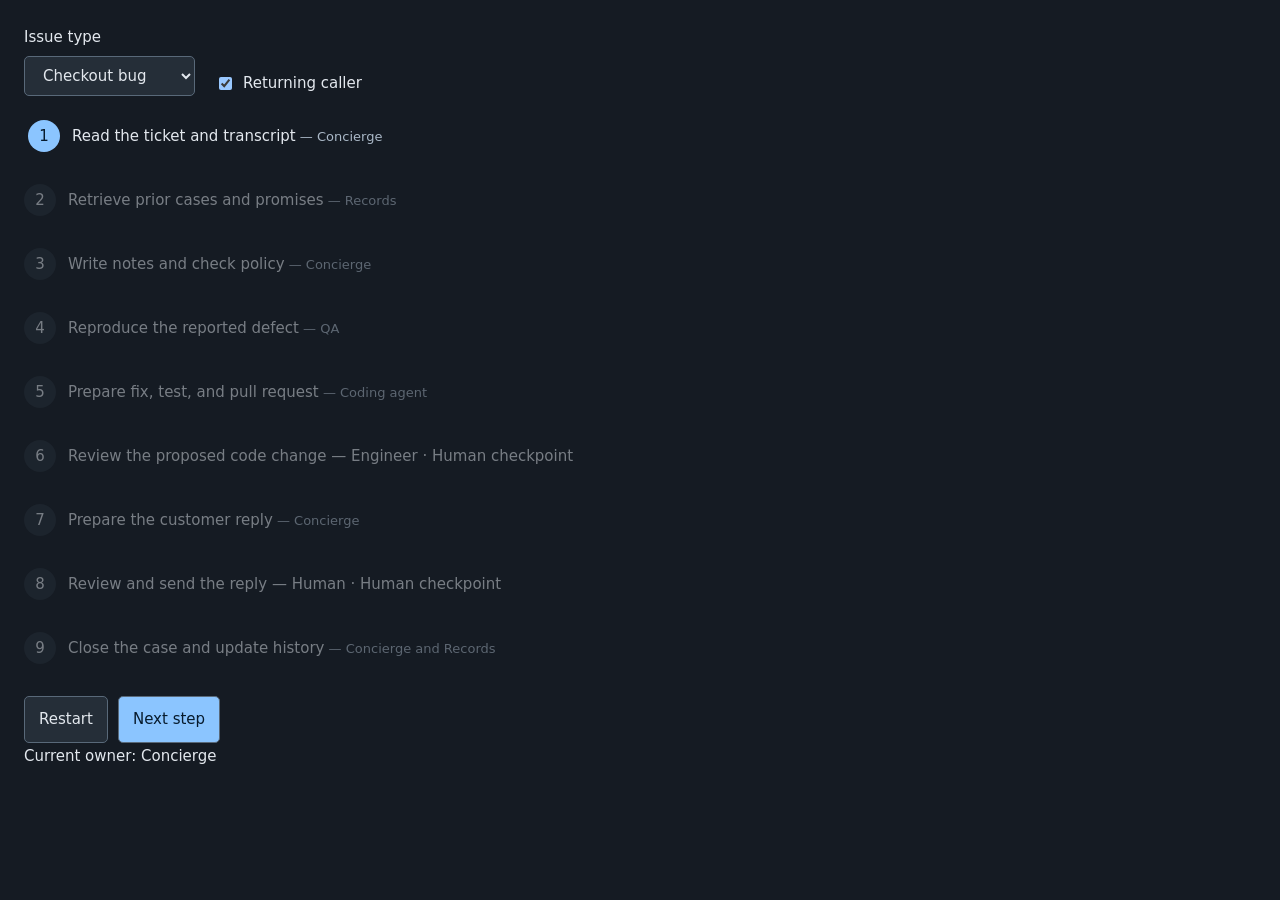
<file: assets/support-workflow-view.html>
<!doctype html>
<html lang="en"><head><meta charset="utf-8"><meta name="viewport" content="width=device-width, initial-scale=1"><title>Support workflow branches and human checkpoints</title><link rel="stylesheet" href="../styles.css"></head><body class="embed"><div id="support-path">
<style>
#support-path{color:var(--foreground);background:transparent;}
#support-path .path{list-style:none;padding:0;margin:16px 0;display:grid;gap:8px}
#support-path .path li{display:flex;align-items:center;gap:12px;padding:8px 0;opacity:.48;transition:opacity .2s,transform .2s}
#support-path .path li[data-active="true"]{opacity:1;transform:translateX(4px)}
#support-path .step-number{display:grid;place-items:center;min-width:32px;height:32px;background:var(--muted);color:var(--foreground);border-radius:50%}
#support-path li[data-active="true"] .step-number{background:var(--primary);color:var(--primary-foreground)}
#support-path .human{color:var(--foreground);font-weight:500}
#support-path .status{min-height:24px}
@media(prefers-reduced-motion:reduce){#support-path .path li{transition:none;transform:none}}
</style>
<div class="viz-controls">
<label class="form-label">Issue type<select class="form-select" id="case-kind"><option value="policy">Policy question</option><option value="bug" selected>Checkout bug</option><option value="serious">Serious incident</option></select></label>
<label class="form-check"><input class="form-check-input" id="returning" type="checkbox" checked><span class="form-check-label">Returning caller</span></label>
</div>
<ol class="path" aria-label="Support workflow path"></ol>
<div class="viz-row"><button type="button" class="btn" id="restart">Restart</button><button type="button" class="btn btn-primary" id="advance">Next step</button></div>
<p class="status" aria-live="polite"></p>
</div>
<script>
(()=>{
const root=document.getElementById('support-path'),kind=root.querySelector('#case-kind'),returning=root.querySelector('#returning'),list=root.querySelector('ol'),status=root.querySelector('.status'),next=root.querySelector('#advance');
let step=0,path=[];
function rebuild(){
path=[{label:'Read the ticket and transcript',owner:'Concierge'}];
if(returning.checked)path.push({label:'Retrieve prior cases and promises',owner:'Records'});
path.push({label:'Write notes and check policy',owner:'Concierge'});
if(kind.value==='serious')path.push({label:'Escalate with evidence',owner:'Human team',human:true});
else{
if(kind.value==='bug'){path.push({label:'Reproduce the reported defect',owner:'QA'});path.push({label:'Prepare fix, test, and pull request',owner:'Coding agent'});path.push({label:'Review the proposed code change',owner:'Engineer',human:true});}
path.push({label:'Prepare the customer reply',owner:'Concierge'});
path.push({label:'Review and send the reply',owner:'Human',human:true});
path.push({label:'Close the case and update history',owner:'Concierge and Records'});
}
step=0;render();
}
function render(){
list.replaceChildren(...path.map((s,i)=>{const li=document.createElement('li');li.dataset.active=String(i===step);if(i===step)li.setAttribute('aria-current','step');const n=document.createElement('span');n.className='step-number';n.textContent=String(i+1);const t=document.createElement('span');t.textContent=s.label;const o=document.createElement('span');o.className=s.human?'human':'text-small text-muted';o.textContent=' — '+s.owner+(s.human?' · Human checkpoint':'');t.append(o);li.append(n,t);return li;}));
next.disabled=step===path.length-1;
status.textContent=path[step].human?'Human checkpoint reached':'Current owner: '+path[step].owner;
}
kind.addEventListener('change',rebuild);returning.addEventListener('change',rebuild);
root.querySelector('#restart').addEventListener('click',()=>{step=0;render()});
next.addEventListener('click',()=>{step=Math.min(step+1,path.length-1);render()});
rebuild();
})();
</script></body></html>
</file>
<file: styles.css>
:root{color-scheme:dark;--background:#101419;--foreground:#e3e8ee;--muted:#252e38;--primary:#8bc5ff;--primary-foreground:#071b2d;--border:#343e49}
*{box-sizing:border-box}
html{scroll-behavior:smooth;scroll-padding-top:24px}
body{margin:0;background:var(--background);color:var(--foreground);font:17px/1.75 system-ui,-apple-system,"Segoe UI",sans-serif}
a{color:var(--primary);text-decoration-thickness:1px;text-underline-offset:3px;overflow-wrap:anywhere}
a:hover{color:#c9e4ff}
aside{position:fixed;inset:0 auto 0 0;width:280px;padding:32px 22px;overflow-y:auto;border-right:1px solid var(--border);background:#131920}
nav a{display:block;padding:5px 0;text-decoration:none;font-size:14px;line-height:1.5;color:#b6c4d2}
nav a.h1{margin-top:13px;color:#e3e8ee;font-weight:600}
nav a.h2{padding-left:14px}
main{max-width:1280px;margin-left:280px;padding:55px clamp(24px,5vw,80px) 100px}
header{padding-bottom:25px;margin-bottom:24px;border-bottom:1px solid var(--border)}
header h1{font-size:clamp(30px,4vw,48px);line-height:1.17;letter-spacing:-.025em;max-width:850px}
h1,h2,h3{line-height:1.3;letter-spacing:-.015em;color:#f1f5f9}
article h1{font-size:30px;padding-top:48px;border-top:1px solid var(--border);margin-top:48px}
h2{font-size:23px;margin-top:32px}
p{margin:0 0 20px}
strong{font-weight:650;color:#f1f5f9}
img{display:block;max-width:100%;height:auto;margin:28px auto 20px;border:1px solid var(--border);border-radius:7px}
.architecture{width:100%;max-height:1000px;background:#151b23;padding:16px}
.table-scroll{overflow-x:auto;margin:24px 0;border:1px solid var(--border);border-radius:6px}
table{border-collapse:collapse;width:100%;font-size:15px;line-height:1.6;text-align:left}
th{background:#202a35;color:#f1f5f9;font-weight:650}
th,td{padding:12px 15px;border-bottom:1px solid var(--border);min-width:145px;vertical-align:top}
tr:last-child td{border-bottom:0}
tbody tr:nth-child(even){background:#151c24}
pre{background:#171f29;border:1px solid var(--border);padding:20px;border-radius:6px;overflow:auto;line-height:1.6;font-size:14px}
code{font-family:ui-monospace,Consolas,monospace}
li{margin-bottom:8px}
iframe{display:block;width:100%;height:840px;border:1px solid var(--border);border-radius:8px;margin:28px 0;background:#151b23}
summary{cursor:pointer;color:var(--primary)}
.skip{position:absolute;left:300px;top:-100px;padding:8px 16px;background:#202a35;z-index:10}
.skip:focus{top:8px}
:focus-visible{outline:2px solid var(--primary);outline-offset:4px}
.embed{padding:24px;background:#151b23;font-size:15px}
.viz-controls{display:flex;gap:20px;align-items:end;flex-wrap:wrap}
.form-label{display:grid;gap:6px}.form-check{display:flex;align-items:center;gap:8px}
select,button{font:inherit;color:var(--foreground);background:var(--muted);border:1px solid #596979;border-radius:5px;padding:9px 14px}
button{cursor:pointer}button:disabled{opacity:.45;cursor:default}.btn-primary{background:var(--primary);color:var(--primary-foreground)}
.viz-row{display:flex;gap:10px}.text-small{font-size:13px}.text-muted{color:#aab8c7}
@media(max-width:1050px){aside{width:230px;padding:20px 16px}main{margin-left:230px;padding:36px 24px 80px}}
@media(max-width:760px){aside{position:relative;width:100%;max-height:230px;border-right:0;border-bottom:1px solid var(--border);padding:16px 22px}nav a.h2{display:none}nav a.h1{margin-top:4px}main{margin:0;padding:30px 20px 70px}article h1{font-size:26px;padding-top:32px;margin-top:32px}body{font-size:16px}.skip{left:20px}iframe{height:1000px}th,td{padding:10px;min-width:130px}}
@media(prefers-reduced-motion:reduce){html{scroll-behavior:auto}}
@media print{aside,.skip{display:none}main{margin:0;max-width:none;padding:0}body{background:white;color:black}h1,h2,h3,strong{color:black}pre,th{background:#eee;color:black}a{color:#124777}iframe{break-inside:avoid}img{max-height:80vh;object-fit:contain}}
</file>
